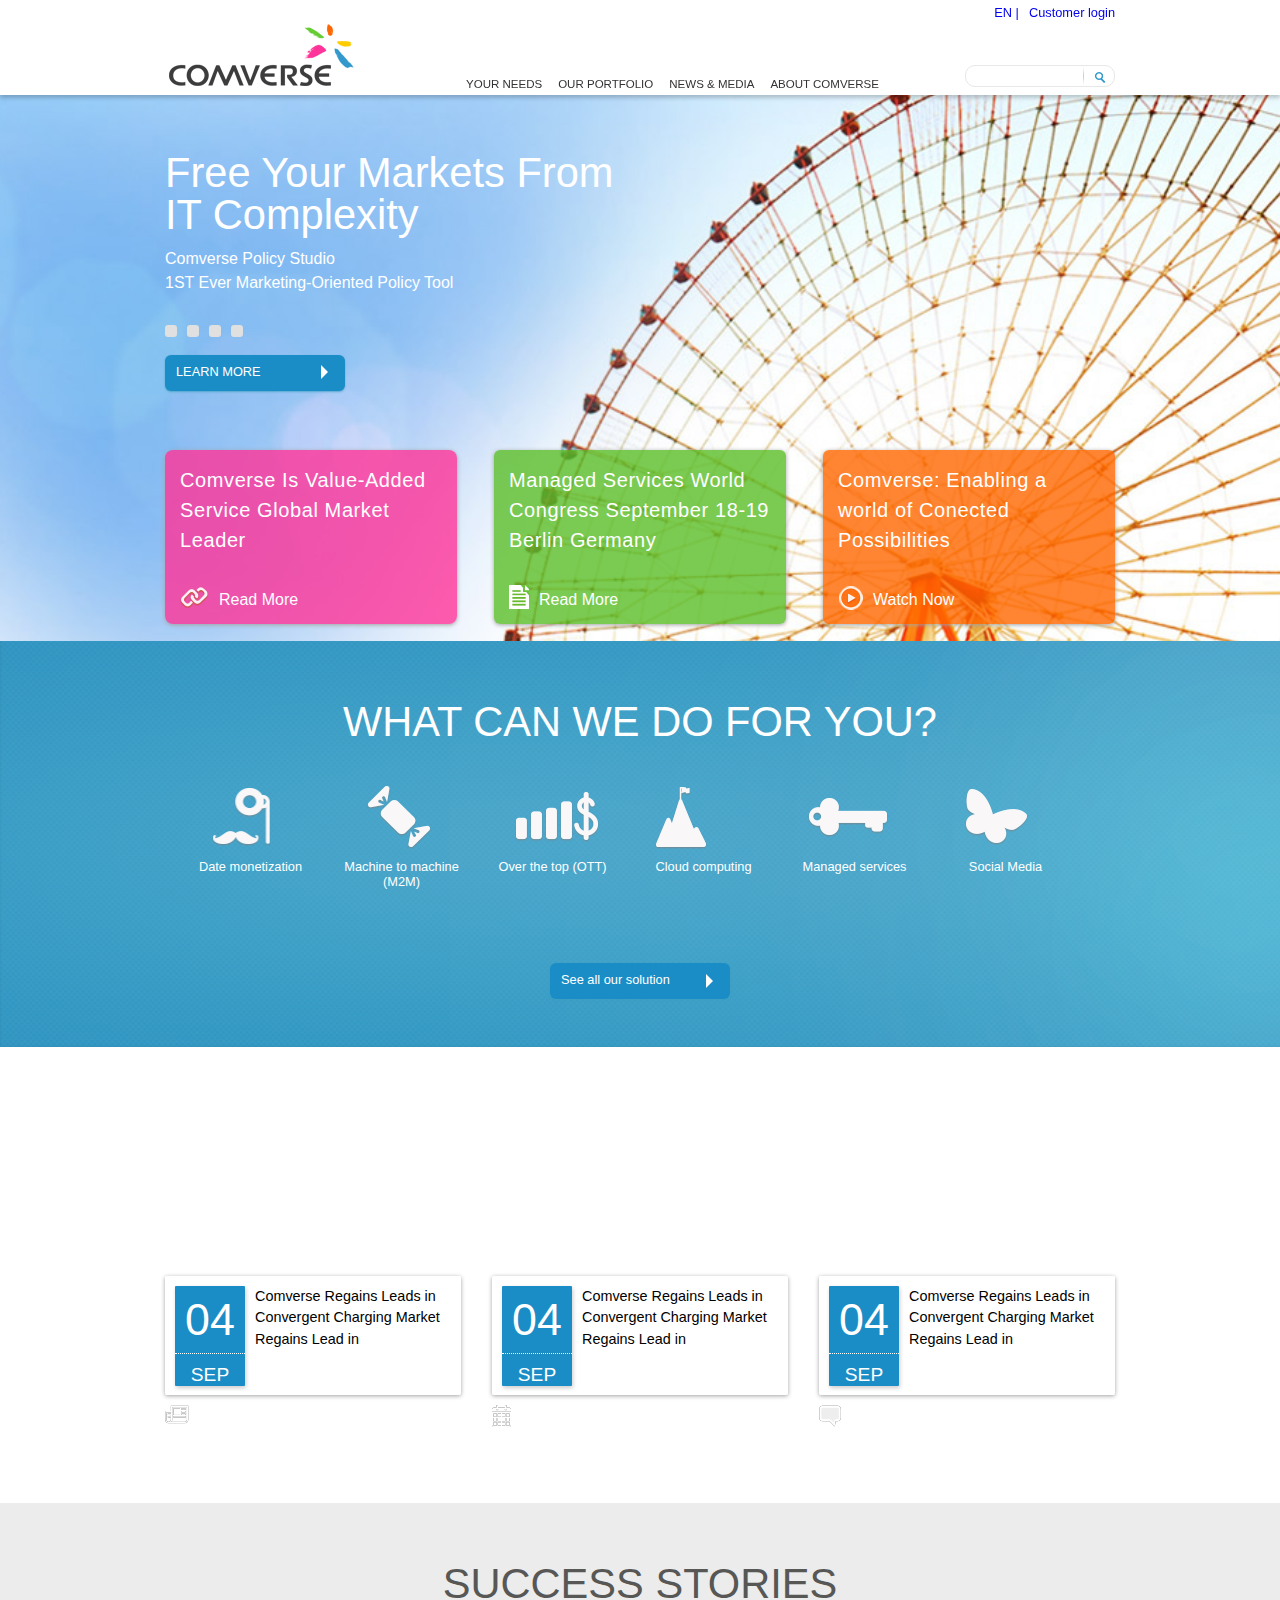
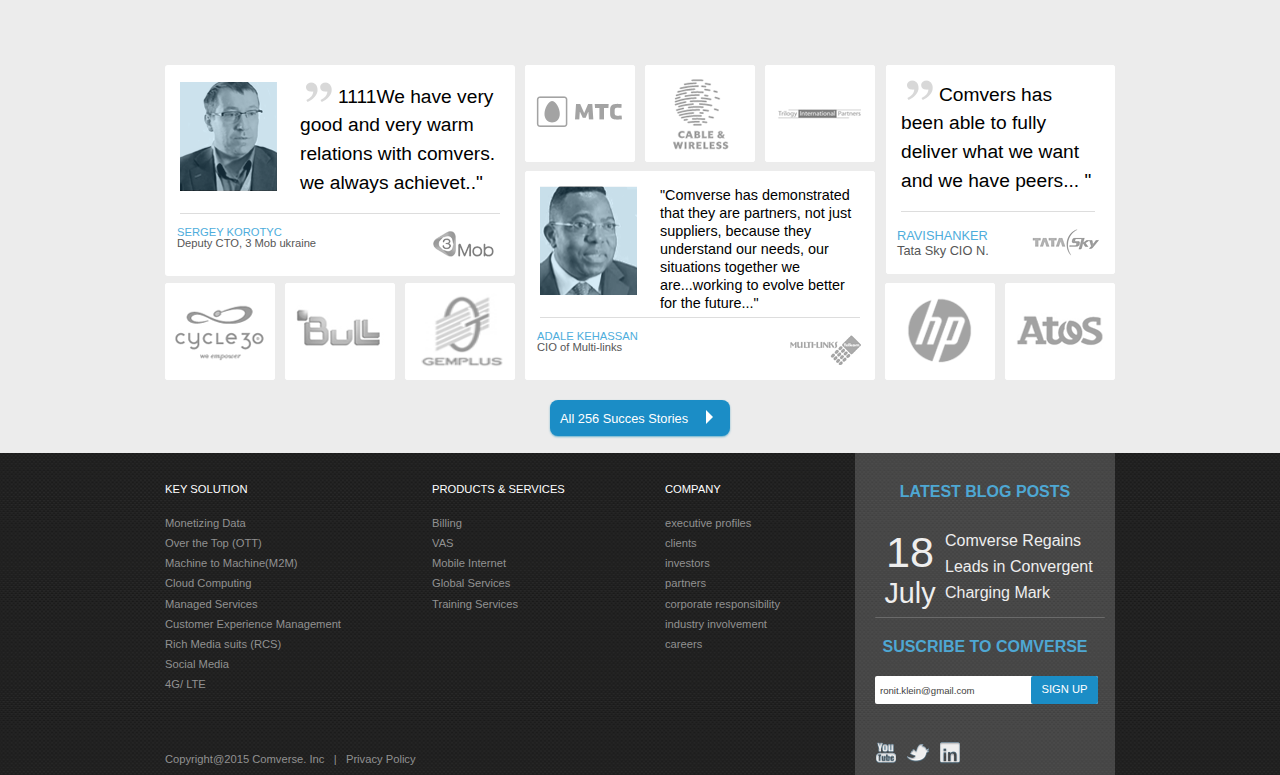
<file: index.html>
<!DOCTYPE html>

<html lang="eng">

	<head>

		<meta charset="UTF-8">
		<title>comverse</title>
		<link rel="stylesheet" href="css/main.css">

	</head>
	<body class="clearfix">
		<header>
			<div class="wrapper_header">

				<a href="#">
					<img src="image/comverse_logo.png" alt="logo" width="193"
				    height="76">
				</a>
				<a class="login" href="#">Customer login</a>

				<ul class="langauge">
					<li><a href="#">EN |</a></li>
						 <!--<li><a href="#">HEB</a></li>-->
				</ul>
					

				<nav>

					<ul class="nav">
						<li><a href="#">YOUR NEEDS</a>
							<ul >
							    <li><a href="#"><h5>Digital Services Enablement</h5></a></li>
							    <li><a href="#"><h5>Revenue & Customer Management</h5></a></li>
						      	<li><a href="#"><h5>Communication BSS Solutions</h5></a></li>
						      	<li><a href="#"><h5>Managed Services</h5></a></li>
						   		<li><a href="#">
						      		<img src="image/Megamenu_Your_Needs_eBook.jpg" width="300" height="196" alt="Megamenu_Your_Needs_eBook"></a>
						      		<img src="image/line_divider_video.png" width="1" height="185" alt="line_divider_video"></li>
						    </ul>

						</li>
						<li><a href="#">OUR PORTFOLIO</a>
							<ul>
						      <li><a href="#"><h5>Comverse Digital Services</h5></a></li>
						      <li><a href="#">Comverse Traditional VAS (TVAS)</a></li>
						      <li><a href="#">Comverse Evolved Communication Suite(ECS)</a></li>
						      <li><a href="#">Comverse Unified Communications (UC)</a></li>

						      <li><a href="#"><h5>Comverse Kenan FX – On-Premise Solution</h5></a></li>
						      <li><a href="#">Comverse Kenan CX – Private Cloud Billing</a></li>
						      <li><a href="#">Comverse Kenan AX – Agile SaaS</a></li>
						      <li><a href="#">Comverse Communications BSS Solutions</a></li>
 
						      <li><a href="#"><h5>Comverse ONE Converged Billing</h5></a></li>
						      <li><a href="#">Comverse Postpaid</a></li>
  						      <li><a href="#">Comverse Managed Services</a></li>
  						      <li><a href="#">Comverse SaaS Solution</a></li>


						      <li><a href="#"><h5>Comverse Managed Operations<h5></a></li> 
  						      <li><a href="#">Comverse Managed Transformation</a></li>
 

    						  <li><a href="#">
						      		<img src="image//megamenu_digital_lifestyle.jpg" width="300" height="196" alt="megamenu_digital_lifestyle"></a>
						      		<img src="image/line_divider_video.png" width="1" height="185" alt="line_divider_video"></li>
						    </ul>

						</li>

						<li><a href="#">NEWS & MEDIA</a>
							<ul>
							    <li><a href="#">Press Releases</a></li>
							    <li><a href="#">In the News</a></li>
						      	<li><a href="#">Success Stories</a></li>
						      	<li><a href="#">Awards</a></li>
						      	<li><a href="#">Multimedia & Webinars</a></li>
					      		<li><a href="#">Newsletter</a></li>
						      	<li><a href="#">Articles and Papers</a></li>
						   		<li><a href="#">
						      	<img src="image/Megamenu_News_and_media.jpg" width="300" height="196" alt="Megamenu_News_and_media"></a>
						      	<img src="image/line_divider_video.png" width="1" height="185" alt="line_divider_video"></li>
						    </ul>
						</li>
						<li><a href="#">ABOUT COMVERSE</a>
							<ul>
							    <li><a href="#">Overview</a></li>
							    <li><a href="#">Management</a></li>
						      	<li><a href="#">Careers</a></li>
						      	<li><a href="#">Partners</a></li>
						      	<li><a href="#">Customers</a></li>
						        <li><a href="#">Partners</a></li>
				 				<li><a href="#">Values & Corporate Responsibility</a></li>
				 				<li><a href="#">Industry Involvemen</a></li>
						   		<li><a href="#">
						      		<img src="image/Megamenu_About_Comverse_by_the_numbers.jpg" width="300" height="196" alt="MMegamenu_About_Comverse_by_the_numbers"></a>
						      		<img src="image/line_divider_video.png" width="1" height="185" alt="line_divider_video"></li>
						    </ul>
						</li>
					</ul>
				</nav>

				<form action="#" method="GET">
		            <fieldset class="search_wrapper">
		                <input type="text" id="search" name="s" value="" />
		                <img src="image/search_line_devider.png">
		        		<input type="submit" class="btn_search" value=""/>
		           </fieldset>
	       		 </form>
			</div>	
		</header>

		<main>

			<article>

				<div class="wrapper_slide">

					<h1><span>Free</span> Your Markets From<br>IT <span>Complexity<span></h1>
					<p>Comverse Policy Studio<br>1ST Ever Marketing-Oriented Policy Tool</p>


					<div class="slide">
						<a href="#"></a>
						<a href="#"></a>
						<a href="#"></a>
						<a href="#"></a>
					</div>

					<a href="#" class="btn-blue">LEARN MORE
       			    	 <div class="trianlgle"></div>
         			</a>

					


					<div class="box_pink"> 
	            		<h2>Comverse Is Value-Added Service Global Market Leader</h2>
	           			 <p><img src="image/readmore1_icon.png" width=""height="" alt="readmore1_icon"><a href="#">Read More</a></p>
       				</div>

       				<div class="box_green"> 
	            		<h2>Managed Services World Congress September 18-19 Berlin Germany</h2>
	           			 <p><img src="image/readmore2_icon.png" width=""height="" alt="readmore icon"><a href="#">Read More</a></p>
       				</div>

       				<div class="box_orange"> 
	            		<h2>Comverse: Enabling a world of Conected Possibilities</h2>
	           			 <p><img src="image/watch_icon.png" width=""height="" alt="watch_icon"><a href="#">Watch Now</a></p>
       				</div>

				</div>	

			</article>

			<section class="solutions">
				<div class="wrapper_solutions">
					<h1>WHAT CAN WE DO FOR YOU?</h1>

					<ul class="service">
						<li>
			                <figure>
			                    <img src="image/solution_icon_biz-analitics.png" alt="Date" width="143" height="63">
			                </figure>   
			                <a href="#"><p>Date monetization</p></a>
						</li>
						<li>
			                <figure>
			                    <img src="image/solution_icon_diti-cx.png" alt="Date" width="135" height="63">
			                </figure>   
			                <a href="#"><p>Machine to machine (M2M)</p></a>
						</li>

						<li>
			                <figure>
			                    <img src="image/solution_icon_smart-money.png" alt="Date" width="142" height="63">
			                </figure> 	
							<a href="#"><p>Over the top (OTT)</p></a>
						</li>

						<li>
			                <figure>
			                    <img src="image/solution_icon_optimize-efficnt.png" alt="Date" width="131" height="63">
							</figure>	
							<a href="#"><p>Cloud computing</p></a>
						</li>

						<li>
			                <figure>
			                    <img src="image/solution_icon_personal.png" alt="Date" width="151" height="63">
			                </figure> 
							<a href="#"><p>Managed services</p></a>
						</li>

						<li>
			                <figure>
			                    <img src="image/solution_icon_biz-transform.png" alt="Date" width="128" height="63">
			                </figure> 	
							<a href="#"><p>Social Media</p></a>
						</li>

					</ul>	

					<a href="#" class="btn-blue">See all our solution
       			    	<div class="trianlgle"></div>
         			</a>

				</div>
				
			</section>

			<section class="events">

				<div class="wrapper_events">

					<h1>WHAT HAPPENING AT COMVERSE?</h1>

					<ul class="events_list">

			            <li>
			            	<h2>NEWS</h2>
			                <a href="#">
				                <div class="wrapper_date">
				                    <div class="date">
				                        <p>04</p>
				                        <p>SEP</p>
				                    </div>   
				                    <p class="details">Comverse Regains Leads in Convergent Charging Market Regains Lead in
				                    </p>
				                </div>
			                	<div class="news_img">
			                 		<img src="image/eventListIconNews.png" width="24" height="19" alt="news icon">
			                		 <p class="event_text">All News</p>
			                	</div>
			                </a>
			            </li>

			            <li>
			            	<h2>EVENTS</h2>
			                <a href="#">
				                <div class="wrapper_date">
				                    <div class="date">
				                        <p>04</p>
				                        <p>SEP</p>
				                    </div>   
				                    <p class="details">Comverse Regains Leads in Convergent Charging Market Regains Lead in
				                    </p>
				                </div>
			                <div class="event_img">
			                	<img src="image/eventListIconEvents.png" width="19" height="22" alt="news icon"> 
			                 	<p class="event_text">All Events</p>
			              </div>
			             </a>
			            </li>

			            <li>
			            	<h2>PRESS RELEASES</h2>
			                <a href="#">
				                <div class="wrapper_date">
				                    <div class="date">
				                        <p>04</p>
				                        <p>SEP</p>
				                    </div>   
				                    <p class="details">Comverse Regains Leads in Convergent Charging Market Regains Lead in
				                    </p>
				                </div>
			                <div class="press_img">
			                	<img src="image/eventListIconPress.png" width="22" height="22" alt="news icon">
			               		<p href="#" class="event_text">Press Releases</p>
			              </div>
			             </a> 
			            </li>
			        </ul>

			</section>

		</main>

		<aside>
	
				<h1>SUCCESS STORIES</h1>

				<div class="wrapper_success">

					<div class="first">

					<ul class="success_list">


						<li class="success_story">
							<a href="#">
				                <figure>
				                    <img src="image/sergey.png" alt="Sergey" width="97" height="109" >
				                    <blockquote>
				                        <h3>We have very good and very warm relations with comvers. we always achievet.."
				                        </h3>
				                    </blockquote>
				                </figure>
				                <figcaption>
				                        <cite>SERGEY KOROTYC</cite>
				                        <p>Deputy CTO, 3 Mob ukraine</p>
				                </figcaption>
				                <img src="image/mob_logo.png" alt="Mob logo" width="76" height="55">
				            </a>
			            </li>


						<li>
							<a href="#">
								<figure class="success_logo1">
		         				   <img src="image/mtc_logo.png" alt="mtc_logo" width="89" height="75" >
		      					</figure>
	      					</a>
						</li>

						<li>
							<a href="#">
								<figure class="success_logo2">
		         				   <img src="image/cable_logo.png" alt="cable_logo" width="89" height="75" >
		      					</figure>
		      				</a>	
						</li>

						<li>
							<a href="#">
								<figure class="success_logo">
		         				   <img src="image/trilogy_logo.png" alt="trilogy_logo" width="89" height="75" >
		      					</figure>
		      				</a>
						</li>


						<li class="success_story2">
							<a href="#">
				                <figure>
				                    <blockquote>
				                        <h3>Comvers has been able to fully 
										deliver what we want and we have peers... "
				                        </h3>
				                    </blockquote>
				                </figure>
				                <figcaption>
				                        <cite>RAVISHANKER</cite>
				                        <p>Tata Sky CIO N.</p>
				                </figcaption>
				                <img src="image/tata_logo.png" alt="tata_logo" width="76" height="55">
				            </a>
	           			</li>


						<li>
							<a href="#">
								<figure class="success_logo">
		         				   <img src="image/cycle_logo.png" alt="cycle_logo" width="89" height="75" >
		      					</figure>
		      				</a>
						</li>

						<li>
							<a href="#">
								<figure class="success_logo">
		         				   <img src="image/bull_logo.png" alt="bull_logo" width="89" height="75" >
		      					</figure>
		      				</a>
						</li>

						<li>
							<a href="#">
								<figure class="success_logo">
		         				   <img src="image/gemplus_icon.png" alt="gemplus_icon" width="89" height="75" >
		      					</figure>
		      				</a>
						</li>

						<li class="success_story3">
							<a href="#">
				                <figure>
				                    <img src="image/adel.png" alt="Sergey" width="97" height="109" >
				                    <blockquote>
				                        <p>"Comverse has demonstrated that they are partners, not just suppliers, because they understand our needs, our situations together we are...working to evolve better for the future..."
				                        </p>
				                    </blockquote>
				                </figure>
				                <figcaption>
				                        <cite>ADALE KEHASSAN</cite>
				                        <p>CIO of Multi-links</p>
				                </figcaption>
				                <img src="image/multi_logo.png" alt="multi logo" width="76" height="55">
				            </a>
			            </li>

			            
				
						<li>
							<a href="#">
								<figure class="success_logo">
		         				   <img src="image/hp_logo.png" alt="hp_logo" width="89" height="75" >
		      					</figure>
	      					</a>
						</li>

						<li>
							<a href="#">
								<figure class="success_logo">
		         				   <img src="image/atos_logo.png" alt="atos_logo" width="89" height="75" >
		      					</figure>
		      				</a>
						</li>
					
					</ul>

				</div>
				<div class="sec">

					<ul class="success_list">


						<li class="success_story">
							<a href="#">
				                <figure>
				                    <img src="image/sergey.png" alt="Sergey" width="97" height="109" >
				                    <blockquote>
				                        <h3>1111We have very good and very warm relations with comvers. we always achievet.."
				                        </h3>
				                    </blockquote>
				                </figure>
				                <figcaption>
				                        <cite>SERGEY KOROTYC</cite>
				                        <p>Deputy CTO, 3 Mob ukraine</p>
				                </figcaption>
				                <img src="image/mob_logo.png" alt="Mob logo" width="76" height="55">
				            </a>
			            </li>


						<li>
							<a href="#">
								<figure class="success_logo1">
		         				   <img src="image/mtc_logo.png" alt="mtc_logo" width="89" height="75" >
		      					</figure>
	      					</a>
						</li>

						<li>
							<a href="#">
								<figure class="success_logo2">
		         				   <img src="image/cable_logo.png" alt="cable_logo" width="89" height="75" >
		      					</figure>
		      				</a>	
						</li>

						<li>
							<a href="#">
								<figure class="success_logo">
		         				   <img src="image/trilogy_logo.png" alt="trilogy_logo" width="89" height="75" >
		      					</figure>
		      				</a>
						</li>


						<li class="success_story2">
							<a href="#">
				                <figure>
				                    <blockquote>
				                        <h3>Comvers has been able to fully 
										deliver what we want and we have peers... "
				                        </h3>
				                    </blockquote>
				                </figure>
				                <figcaption>
				                        <cite>RAVISHANKER</cite>
				                        <p>Tata Sky CIO N.</p>
				                </figcaption>
				                <img src="image/tata_logo.png" alt="tata_logo" width="76" height="55">
				            </a>
	           			</li>


						<li>
							<a href="#">
								<figure class="success_logo">
		         				   <img src="image/cycle_logo.png" alt="cycle_logo" width="89" height="75" >
		      					</figure>
		      				</a>
						</li>

						<li>
							<a href="#">
								<figure class="success_logo">
		         				   <img src="image/bull_logo.png" alt="bull_logo" width="89" height="75" >
		      					</figure>
		      				</a>
						</li>

						<li>
							<a href="#">
								<figure class="success_logo">
		         				   <img src="image/gemplus_icon.png" alt="gemplus_icon" width="89" height="75" >
		      					</figure>
		      				</a>
						</li>

						<li class="success_story3">
							<a href="#">
				                <figure>
				                    <img src="image/adel.png" alt="Sergey" width="97" height="109" >
				                    <blockquote>
				                        <p>"Comverse has demonstrated that they are partners, not just suppliers, because they understand our needs, our situations together we are...working to evolve better for the future..."
				                        </p>
				                    </blockquote>
				                </figure>
				                <figcaption>
				                        <cite>ADALE KEHASSAN</cite>
				                        <p>CIO of Multi-links</p>
				                </figcaption>
				                <img src="image/multi_logo.png" alt="multi logo" width="76" height="55">
				            </a>
			            </li>

			            
				
						<li>
							<a href="#">
								<figure class="success_logo">
		         				   <img src="image/hp_logo.png" alt="hp_logo" width="89" height="75" >
		      					</figure>
	      					</a>
						</li>

						<li>
							<a href="#">
								<figure class="success_logo">
		         				   <img src="image/atos_logo.png" alt="atos_logo" width="89" height="75" >
		      					</figure>
		      				</a>
						</li>
					
					</ul>

				</div>
				
				<a href="#" class="btn-blue">All 256 Succes Stories
				    	 <div class="trianlgle"></div>
 				</a>

		</aside>

		<footer>

			<div class="wrapper_footer">

				<nav class="footer_nav">

					<h4>KEY SOLUTION</h4>

					<ul class="key">
						<li><a href="#">Monetizing Data</a></li>
						<li><a href="#">Over the Top (OTT)</a></li>
						<li><a href="#">Machine to Machine(M2M)</a></li>
						<li><a href="#">Cloud Computing</a></li>
						<li><a href="#">Managed Services</a></li>
						<li><a href="#">Customer Experience Management</a></li>
						<li><a href="#">Rich Media suits (RCS)</a></li>
						<li><a href="#">Social Media</a></li>
						<li><a href="#">4G/ LTE</a></li>

					</ul>

					<h4>PRODUCTS & SERVICES</h4>

					<ul class="products">
						<li><a href="#">Billing</a></li>
						<li><a href="#">VAS</a></li>
						<li><a href="#">Mobile Internet</a></li>
						<li><a href="#">Global Services</a></li>
						<li><a href="#">Training Services</a></li>
					</ul>

					<h4>COMPANY</h4>

					<ul class="company">
						<li><a href="#">executive profiles</a></li>
						<li><a href="#">clients</a></li>
						<li><a href="#">investors</a></li>
						<li><a href="#">partners</a></li>
						<li><a href="#">corporate responsibility</a></li>
						<li><a href="#">industry involvement</a></li>
						<li><a href="#">careers</a></li>
					</ul>

				</nav>

				<aside class="contact">

					<h3>LATEST BLOG POSTS</h3>

					<div class="blog">
					    <div class="date_blog">
				           <p>18</p>
				           <p>July</p>
				        </div>   
	                  	<p class="details_blog">Comverse Regains Leads in Convergent Charging Mark
	                    </p>
				    </div>   


					<h3>SUSCRIBE TO COMVERSE</h3>

					<form action="#" method="GET">
	           			 <fieldset class="signup_wrapper">
	                <input type="text" id="signup" name="s" value="ronit.klein@gmail.com"/>
	                <input type="submit" class="btn_signup" value="SIGN UP" />
	          			 </fieldset>
	      			</form>

					<ul class="social_icons">
						<li>
							<a href="#"><img src="image/socialMenuIcon-youtube.png" alt="YouTube" width="22" height="22"></a>
						</li>

						<li>
							<a href="#"><img src="image/socialMenuIcon-twitter.png" alt="Twitter" width="22" height="22"></a>
						</li>

						<li>
							<a href="#"><img src="image/socialMenuIcon-linkdin.png" alt="Linkdin" width="22" height="22"></a>
						</li>
					</ul>

				</aside>

				<p>Copyright@2015 Comverse. Inc  &nbsp | &nbsp <a href="#">Privacy Policy</a></p>

			</div>		

		</footer>
		
 	</body>

</html>
</file>
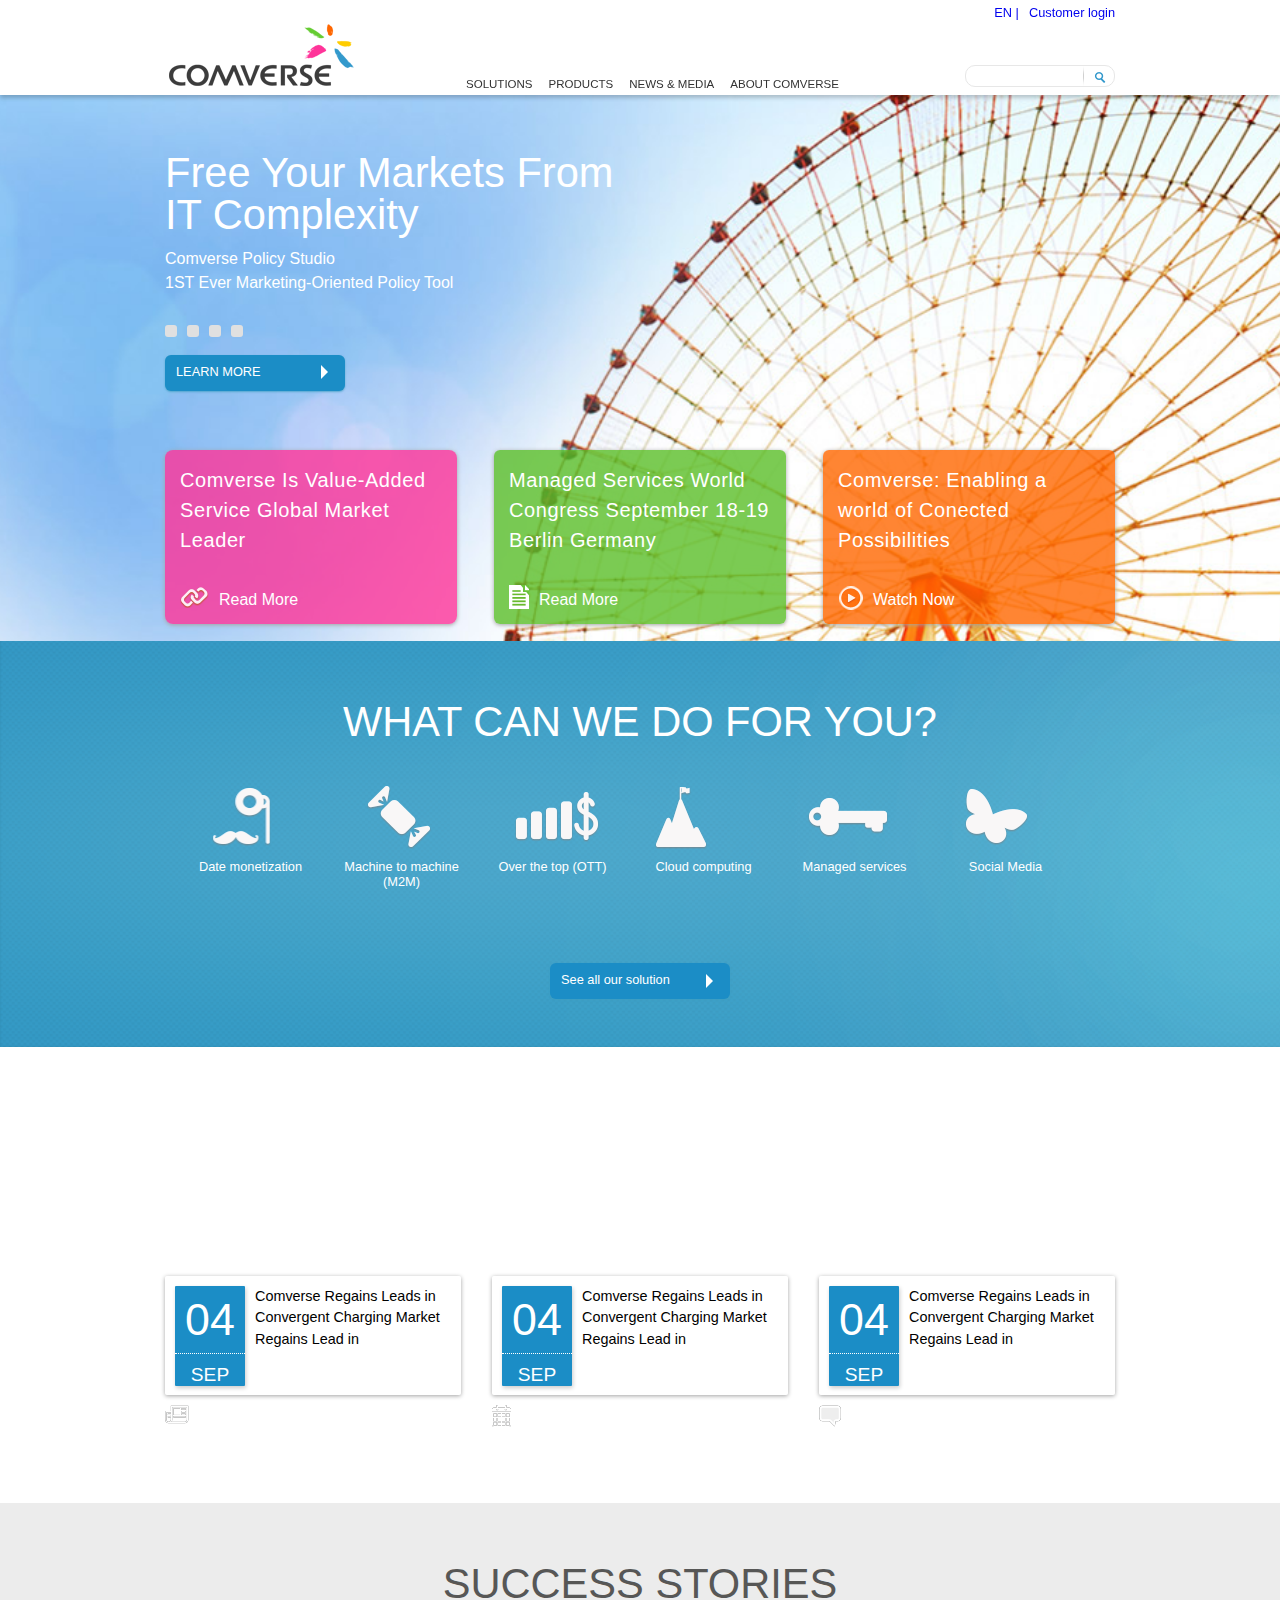
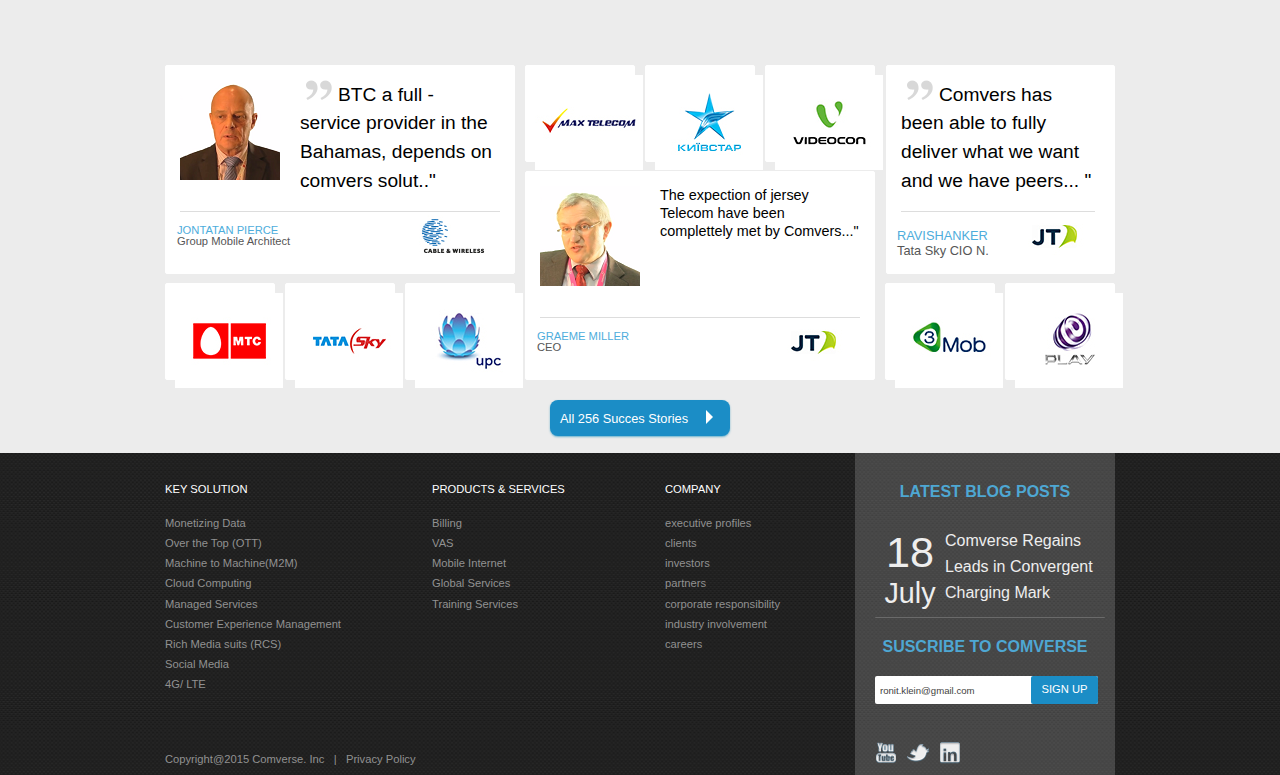
<file: basic_html.html>
<!DOCTYPE html>

<html lang="eng">

	<head>

		<meta charset="UTF-8">
		<title>comverse</title>
		<meta name="viewport" width="device-width">
		<link rel="stylesheet" href="css/main.css">

	</head>
	<body class="clearfix">
		<header>
			<div class="wrapper_header">

				<a href="#">
					<img src="image/comverse_logo.png" alt="logo" width="193"
				    height="76">
				</a>
				<a class="login" href="#">Customer login</a>

				<ul class="langauge">
					<li><a href="#">EN |</a></li>
						 <!--<li><a href="#">HEB</a></li>-->
				</ul>
					

				<nav>

					<ul class="nav">

						<li><a href="#">SOLUTIONS</a>
							<ul>
								<li>
									<ul class="left_col">
									    <li><a href="#"><h5>Digital Services Enablement</h5></a></li>
									    <li><a href="#"><h5>Revenue & Customer Management</h5></a></li>
									</ul>
									<ul class="right_col">
								      	<li><a href="#"><h5>Communication BSS Solutions</h5></a></li>
								      	<li><a href="#"><h5>Managed Services</h5></a></li>
								    </ul>
								    <ul>
								   		<li>
								      		<a href="#">
								      			<img src="image/Megamenu_Your_Needs_eBook.jpg" width="300" height="196" alt="Megamenu_Your_Needs_eBook">
								      		</a>
								      		<img src="image/line_divider_video.png" width="1" height="185" alt="line_divider_video">
								      	</li>
								    </ul>
							   </li>
							</ul>
						</li>

						<li><a href="#">PRODUCTS</a>
							<ul>
								<li>
									<ul class="left_col">
								      	<li><a href="#"><h5>Comverse Digital Services</h5></a></li>
								      	<li><a href="#">Comverse Traditional VAS (TVAS)</a></li>
								      	<li><a href="#">Comverse Evolved Communication Suite(ECS)</a></li>
								      	<li><a href="#">Comverse Unified Communications (UC)</a></li>
									    <li><a href="#"><h5 class="h5_second">Comverse Kenan FX – On-Premise Solution</h5></a></li>
									    <li><a href="#">Comverse Kenan CX – Private Cloud Billing</a></li>
									    <li><a href="#">Comverse Kenan AX – Agile SaaS</a></li>
									    <li><a href="#">Comverse Communications BSS Solutions</a></li>
									</ul>
		 							<ul class="right_col">
								       <li><a href="#"><h5>Comverse ONE Converged Billing</h5></a></li>
								       <li><a href="#">Comverse Postpaid</a></li>
		  						       <li><a href="#">Comverse Managed Services</a></li>
		  						       <li><a href="#">Comverse SaaS Solution</a></li>
								       <li><a href="#"><h5 class="h5_second">Comverse Managed Operations</h5></a></li>
								       <li><a href="#">Comverse Managed Transformation</a></li>
   								       <li><a href="#">Comverse Managed Transformation</a></li>
   								       <li><a href="#">Comverse SaaS Solution</a></li>
									</ul>
		    						 <ul>
		    						 	<li>
		    						  		<a href="#">
								      			<img src="image//megamenu_digital_lifestyle.jpg" width="300" height="196" alt="megamenu_digital_lifestyle">
								      		</a>
								      		<img src="image/line_divider_video.png" width="1" height="185" alt="line_divider_video">
								      	</li>
									</ul>

							    </li>
						    </ul>
						</li>



						<li><a href="#">NEWS & MEDIA</a>
							<ul>
								<li>
									<ul class="left_col">
									    <li><a href="#">Press Releases</a></li>
									    <li><a href="#">Events</a></li>
									    <li><a href="#">In the News</a></li>
								      	<li><a href="#">Success Stories</a></li>
								    </ul>
								    <ul class="right_col">
								      	<li><a href="#">Awards</a></li>
								      	<li><a href="#">Multimedia & Webinars</a></li>
							      		<li><a href="#">Newsletter</a></li>
								      	<li><a href="#">Articles and Papers</a></li>
								    </ul>
								    <ul >
								   		<li>
								   			<a href="#">
								      			<img src="image/Megamenu_News_and_media.jpg" width="300" height="196" alt="Megamenu_News_and_media">
								      			</a>
								      		<img src="image/line_divider_video.png" width="1" height="185" alt="line_divider_video">
								        </li>
								    </ul>
								</li>
						    </ul>
						</li>
						<li><a href="#">ABOUT COMVERSE</a>
							<ul>
								<li>
									<ul class="left_col">
									    <li><a href="#">Overview</a></li>
									    <li><a href="#">Management</a></li>
									    <li><a href="#">Investors</a></li>
									    <li><a href="#">Contact Us</a></li>
								      	<li><a href="#">Careers</a></li>
								    </ul>
								    <ul class="right_col">
								      	<li><a href="#">Partners</a></li>
								      	<li><a href="#">Customers</a></li>
								        <li><a href="#">Partners</a></li>
						 				<li><a href="#">Values & Corporate Responsibility</a></li>
						 				<li><a href="#">Industry Involvemen</a></li>
						 			</ul>
						 			<ul>
								   		<li><a href="#">
								      		<img src="image/Megamenu_About_Comverse_by_the_numbers.jpg" width="300" height="196" alt="MMegamenu_About_Comverse_by_the_numbers"></a>
								      		<img src="image/line_divider_video.png" width="1" height="185" alt="line_divider_video">
								      	</li>
								    </ul>
								</li>
						    </ul>
						</li>	


					</ul>
				</nav>

				<form action="#" method="GET">
		            <fieldset class="search_wrapper">
		                <input type="text" id="search" name="s" value="" />
		                <img src="image/search_line_devider.png">
		        		<input type="submit" class="btn_search" value=""/>
		           </fieldset>
	       		 </form>
			</div>	
		</header>

		<main>

			<article>

				<div class="wrapper_slide">

					<h1><span>Free</span> Your Markets From<br>IT <span>Complexity<span></h1>
					<p>Comverse Policy Studio<br>1ST Ever Marketing-Oriented Policy Tool</p>


					<div class="slide">
						<a href="#"></a>
						<a href="#"></a>
						<a href="#"></a>
						<a href="#"></a>
					</div>

					<a href="#" class="btn-blue">LEARN MORE
       			    	 <div class="trianlgle"></div>
         			</a>

					


					<div class="box_pink"> 
	            		<h2>Comverse Is Value-Added Service Global Market Leader</h2>
	           			 <p><img src="image/readmore1_icon.png" width=""height="" alt="readmore1_icon"><a href="#">Read More</a></p>
       				</div>

       				<div class="box_green"> 
	            		<h2>Managed Services World Congress September 18-19 Berlin Germany</h2>
	           			 <p><img src="image/readmore2_icon.png" width=""height="" alt="readmore icon"><a href="#">Read More</a></p>
       				</div>

       				<div class="box_orange"> 
	            		<h2>Comverse: Enabling a world of Conected Possibilities</h2>
	           			 <p><img src="image/watch_icon.png" width=""height="" alt="watch_icon"><a href="#">Watch Now</a></p>
       				</div>

				</div>	

			</article>

			<section class="solutions">
				<div class="wrapper_solutions">
					<h1>WHAT CAN WE DO FOR YOU?</h1>

					<ul class="service">
						<li>
			                <figure>
			                    <img src="image/solution_icon_biz-analitics.png" alt="Date" width="143" height="63">
			                </figure>   
			                <a href="#"><p>Date monetization</p></a>
						</li>
						<li>
			                <figure>
			                    <img src="image/solution_icon_diti-cx.png" alt="Date" width="135" height="63">
			                </figure>   
			                <a href="#"><p>Machine to machine (M2M)</p></a>
						</li>

						<li>
			                <figure>
			                    <img src="image/solution_icon_smart-money.png" alt="Date" width="142" height="63">
			                </figure> 	
							<a href="#"><p>Over the top (OTT)</p></a>
						</li>

						<li>
			                <figure>
			                    <img src="image/solution_icon_optimize-efficnt.png" alt="Date" width="131" height="63">
							</figure>	
							<a href="#"><p>Cloud computing</p></a>
						</li>

						<li>
			                <figure>
			                    <img src="image/solution_icon_personal.png" alt="Date" width="151" height="63">
			                </figure> 
							<a href="#"><p>Managed services</p></a>
						</li>

						<li>
			                <figure>
			                    <img src="image/solution_icon_biz-transform.png" alt="Date" width="128" height="63">
			                </figure> 	
							<a href="#"><p>Social Media</p></a>
						</li>

					</ul>	

					<a href="#" class="btn-blue">See all our solution
       			    	<div class="trianlgle"></div>
         			</a>

				</div>
				
			</section>

			<section class="events">

				<div class="wrapper_events">

					<h1>WHAT HAPPENING AT COMVERSE?</h1>

					<ul class="events_list">

			            <li>
			            	<h2>NEWS</h2>
			                <a href="#">
				                <div class="wrapper_date">
				                    <div class="date">
				                        <p>04</p>
				                        <p>SEP</p>
				                    </div>   
				                    <p class="details">Comverse Regains Leads in Convergent Charging Market Regains Lead in
				                    </p>
				                </div>
			                	<div class="news_img">
			                 		<img src="image/eventListIconNews.png" width="24" height="19" alt="news icon">
			                		 <p class="event_text">All News</p>
			                	</div>
			                </a>
			            </li>

			            <li>
			            	<h2>EVENTS</h2>
			                <a href="#">
				                <div class="wrapper_date">
				                    <div class="date">
				                        <p>04</p>
				                        <p>SEP</p>
				                    </div>   
				                    <p class="details">Comverse Regains Leads in Convergent Charging Market Regains Lead in
				                    </p>
				                </div>
			                <div class="event_img">
			                	<img src="image/eventListIconEvents.png" width="19" height="22" alt="news icon"> 
			                 	<p class="event_text">All Events</p>
			              </div>
			             </a>
			            </li>

			            <li>
			            	<h2>PRESS RELEASES</h2>
			                <a href="#">
				                <div class="wrapper_date">
				                    <div class="date">
				                        <p>04</p>
				                        <p>SEP</p>
				                    </div>   
				                    <p class="details">Comverse Regains Leads in Convergent Charging Market Regains Lead in
				                    </p>
				                </div>
			                <div class="press_img">
			                	<img src="image/eventListIconPress.png" width="22" height="22" alt="news icon">
			               		<p href="#" class="event_text">Press Releases</p>
			              </div>
			             </a> 
			            </li>
			        </ul>

			</section>

		</main>

		<aside>
	
				<h1>SUCCESS STORIES</h1>

				<div class="wrapper_success">

					<div class="success_lower">

					<ul class="success_list">


						<li class="success_story">
							<a href="#">
				              
				                    <blockquote>
				                        <h3>
BTC, a full-service provider in the Bahamas, depends on Comverse solutions for real-time BSS, voice services, SMS, MMS and data management and monetization.
				                        </h3>
				                    </blockquote>
				         
				            </a>
			            </li>


						<li class="success_logo1">
							<a href="#">
								<figure >
		         				   <img src="image/logos_generic_2nd_side_cut_02_w108px_x_h95px.jpg" alt="video_logo" width="108" height="95">
		      					</figure>
	      					</a>
						</li>

						<li class="success_logo2">
							<a href="#">
								<figure >
		         				   <img src="image/logos_generic_2nd_side_cut_02_w108px_x_h95px.jpg" alt="video_logo" width="108" height="95">
		      					</figure>
		      				</a>	
						</li>

						<li class="success_logo">
							<a href="#">
								<figure >
		         				  <img src="image/logos_generic_2nd_side_cut_02_w108px_x_h95px.jpg" alt="video_logo" width="108" height="95">
		      					</figure>
		      				</a>
						</li>


						<li class="success_story2">
							<a href="#">
 				                    <blockquote>
				                        <h3>
										With Comverse system we are able to provid post paid  & prepere services on the same account"
				                        </h3>
				                    </blockquote>
				                
				            </a>
	           			</li>


						<li class="success_logo">
							<a href="#">
								<figure >
		         				   <img src="image/logos_generic_2nd_side_cut_02_w108px_x_h95px.jpg" alt="video_logo" width="108" height="95">
		      					</figure>
		      				</a>
						</li>

						<li class="success_logo">
							<a href="#">
								<figure>
		         				   <img src="image/logos_generic_2nd_side_cut_02_w108px_x_h95px.jpg" alt="video_logo" width="108" height="95">
		      					</figure>
		      				</a>
						</li>

						<li class="success_logo">
							<a href="#">
								<figure >
		         				   <img src="image/logos_generic_2nd_side_cut_02_w108px_x_h95px.jpg" alt="video_logo" width="108" height="95">
		      					</figure>
		      				</a>
						</li>

						<li class="success_story3">
							<a href="#">
				                    <blockquote>
				                        <h3>The expectations of JT Group, LTD. (Jersey Telecom) have been completely met by Comverse ONE BSS – and in some areas exceeded.
				                        </h3>
				                    </blockquote>
				            </a>
			            </li>

				
						<li class="success_logo">
							<a href="#">
								<figure>
		         				   <img src="image/logos_generic_2nd_side_cut_02_w108px_x_h95px.jpg" alt="video_logo" width="108" height="95">
		      					</figure>
	      					</a>
						</li>

						<li>
							<a href="#">
								<figure class="success_logo">
		         				   <img src="image/logos_generic_2nd_side_cut_02_w108px_x_h95px.jpg" alt="video_logo" width="108" height="95">
		      					</figure>
		      				</a>
						</li>
					
					</ul>

				</div>


				<div class="success_upper">

					<ul class="success_list">

						<li class="success_story">
							<a href="#">
				                <figure>
				                    <img src="image/CB-JP-face.png" alt="Sergey" width="100" height="100" >
				                    <blockquote>
				                        <h3>BTC a full -  service provider in the Bahamas, depends on comvers solut.."
				                        </h3>
				                    </blockquote>
				                </figure>
				                <figcaption>
				                        <cite>JONTATAN PIERCE</cite>
				                        <p>Group Mobile Architect</p>
				                </figcaption>
				                <img src="image/cable_wireless_w100px_X_h42px2.jpg" alt="cable_logo" width="100" height="42">
				            </a>
			            </li>


						<li class="success_logo1">
							<a href="#">
								<figure >
		         				   <img src="image/MAX_telecom_w108px_X_h95.jpg" alt="mtc_logo" width="108" height="95" >
		      					</figure>
	      					</a>
						</li>

						<li class="success_logo2">
							<a href="#">
								<figure >
		         				   <img src="image/Kyivstarw_w108px_X_h95.jpg" alt="cable_logo" width="108" height="95" >
		      					</figure>
		      				</a>	
						</li>

						<li class="success_logo">
							<a href="#">
								<figure>
		         				   <img src="image/VIDEOCON_w108px_X_h95px.jpg" alt="videocon_logo" width="108" height="95" >
		      					</figure>
		      				</a>
						</li>


						<li class="success_story2">
							<a href="#">
				                <figure>
				                    <blockquote>
				                        <h3>Comvers has been able to fully 
										deliver what we want and we have peers... "
				                        </h3>
				                    </blockquote>
				                </figure>
				                <figcaption>
				                        <cite>RAVISHANKER</cite>
				                        <p>Tata Sky CIO N.</p>
				                </figcaption>
				                <img src="image/Jersey_Telecom_w100px_X_h42px.jpg" alt="jersey_logo" width="100" height="42">
				            </a>
	           			</li>


						<li class="success_logo">
							<a href="#">
								<figure>
		         				   <img src="image/mts_w108px_X_h95px.jpg" alt="mtc_logo" width="108" height="95" >
		      					</figure>
		      				</a>
						</li>

						<li class="success_logo">
							<a href="#">
								<figure>
		         				   <img src="image/Tata_Sky_w108px_X_h95px.jpg" alt="Tatasky_logo" width="108" height="95" >
		      					</figure>
		      				</a>
						</li>

						<li class="success_logo">
							<a href="#">
								<figure>
		         				   <img src="image/upc_w108px_X_h95px.jpg" alt="upc_icon" width="108" height="95" >
		      					</figure>
		      				</a>
						</li>

						<li class="success_story3">
							<a href="#">
				                <figure>
				                    <img src="image/JT-GM-face.png" alt="Sergey" width="100" height="100" >
				                    <blockquote>
				                        <h3>The expection of jersey Telecom have been complettely met by Comvers..."
				                        </h3>
				                    </blockquote>
				                </figure>
				                <figcaption>
				                        <cite>GRAEME MILLER</cite>
				                        <p>CEO</p>
				                </figcaption>
				                <img src="image/Jersey_Telecom_w100px_X_h42px.jpg" alt="multi logo" width="100" height="42">
				            </a>
			            </li>

			            
				
						<li class="success_logo">
							<a href="#">
								<figure >
		         				   <img src="image/3mob_w108px_X_h95px.jpg" alt="mob_logo" width="108" height="95" >
		      					</figure>
	      					</a>
						</li>

						<li class="success_logo">
							<a href="#">
								<figure>
		         				   <img src="image/play_w108px_X_h95px.jpg" alt="atos_logo" width="108" height="95" >
		      					</figure>
		      				</a>
						</li>
					
					</ul>

				</div>
				
				<a href="#" class="btn-blue">All 256 Succes Stories
				    	 <div class="trianlgle"></div>
 				</a>

		</aside>

		<footer>

			<div class="wrapper_footer">

				<nav class="footer_nav">

					<h4>KEY SOLUTION</h4>

					<ul class="key">
						<li><a href="#">Monetizing Data</a></li>
						<li><a href="#">Over the Top (OTT)</a></li>
						<li><a href="#">Machine to Machine(M2M)</a></li>
						<li><a href="#">Cloud Computing</a></li>
						<li><a href="#">Managed Services</a></li>
						<li><a href="#">Customer Experience Management</a></li>
						<li><a href="#">Rich Media suits (RCS)</a></li>
						<li><a href="#">Social Media</a></li>
						<li><a href="#">4G/ LTE</a></li>

					</ul>

					<h4>PRODUCTS & SERVICES</h4>

					<ul class="products">
						<li><a href="#">Billing</a></li>
						<li><a href="#">VAS</a></li>
						<li><a href="#">Mobile Internet</a></li>
						<li><a href="#">Global Services</a></li>
						<li><a href="#">Training Services</a></li>
					</ul>

					<h4>COMPANY</h4>

					<ul class="company">
						<li><a href="#">executive profiles</a></li>
						<li><a href="#">clients</a></li>
						<li><a href="#">investors</a></li>
						<li><a href="#">partners</a></li>
						<li><a href="#">corporate responsibility</a></li>
						<li><a href="#">industry involvement</a></li>
						<li><a href="#">careers</a></li>
					</ul>

				</nav>

				<aside class="contact">

					<h3>LATEST BLOG POSTS</h3>

					<div class="blog">
					    <div class="date_blog">
				           <p>18</p>
				           <p>July</p>
				        </div>   
	                  	<p class="details_blog">Comverse Regains Leads in Convergent Charging Mark
	                    </p>
				    </div>   


					<h3>SUSCRIBE TO COMVERSE</h3>

					<form action="#" method="GET">
	           			 <fieldset class="signup_wrapper">
	                <input type="text" id="signup" name="s" value="ronit.klein@gmail.com"/>
	                <input type="submit" class="btn_signup" value="SIGN UP" />
	          			 </fieldset>
	      			</form>

					<ul class="social_icons">
						<li>
							<a href="#"><img src="image/socialMenuIcon-youtube.png" alt="YouTube" width="22" height="22"></a>
						</li>

						<li>
							<a href="#"><img src="image/socialMenuIcon-twitter.png" alt="Twitter" width="22" height="22"></a>
						</li>

						<li>
							<a href="#"><img src="image/socialMenuIcon-linkdin.png" alt="Linkdin" width="22" height="22"></a>
						</li>
					</ul>

				</aside>

				<p>Copyright@2015 Comverse. Inc  &nbsp | &nbsp <a href="#">Privacy Policy</a></p>

			</div>		

		</footer>
		
 	</body>

</html>
</file>
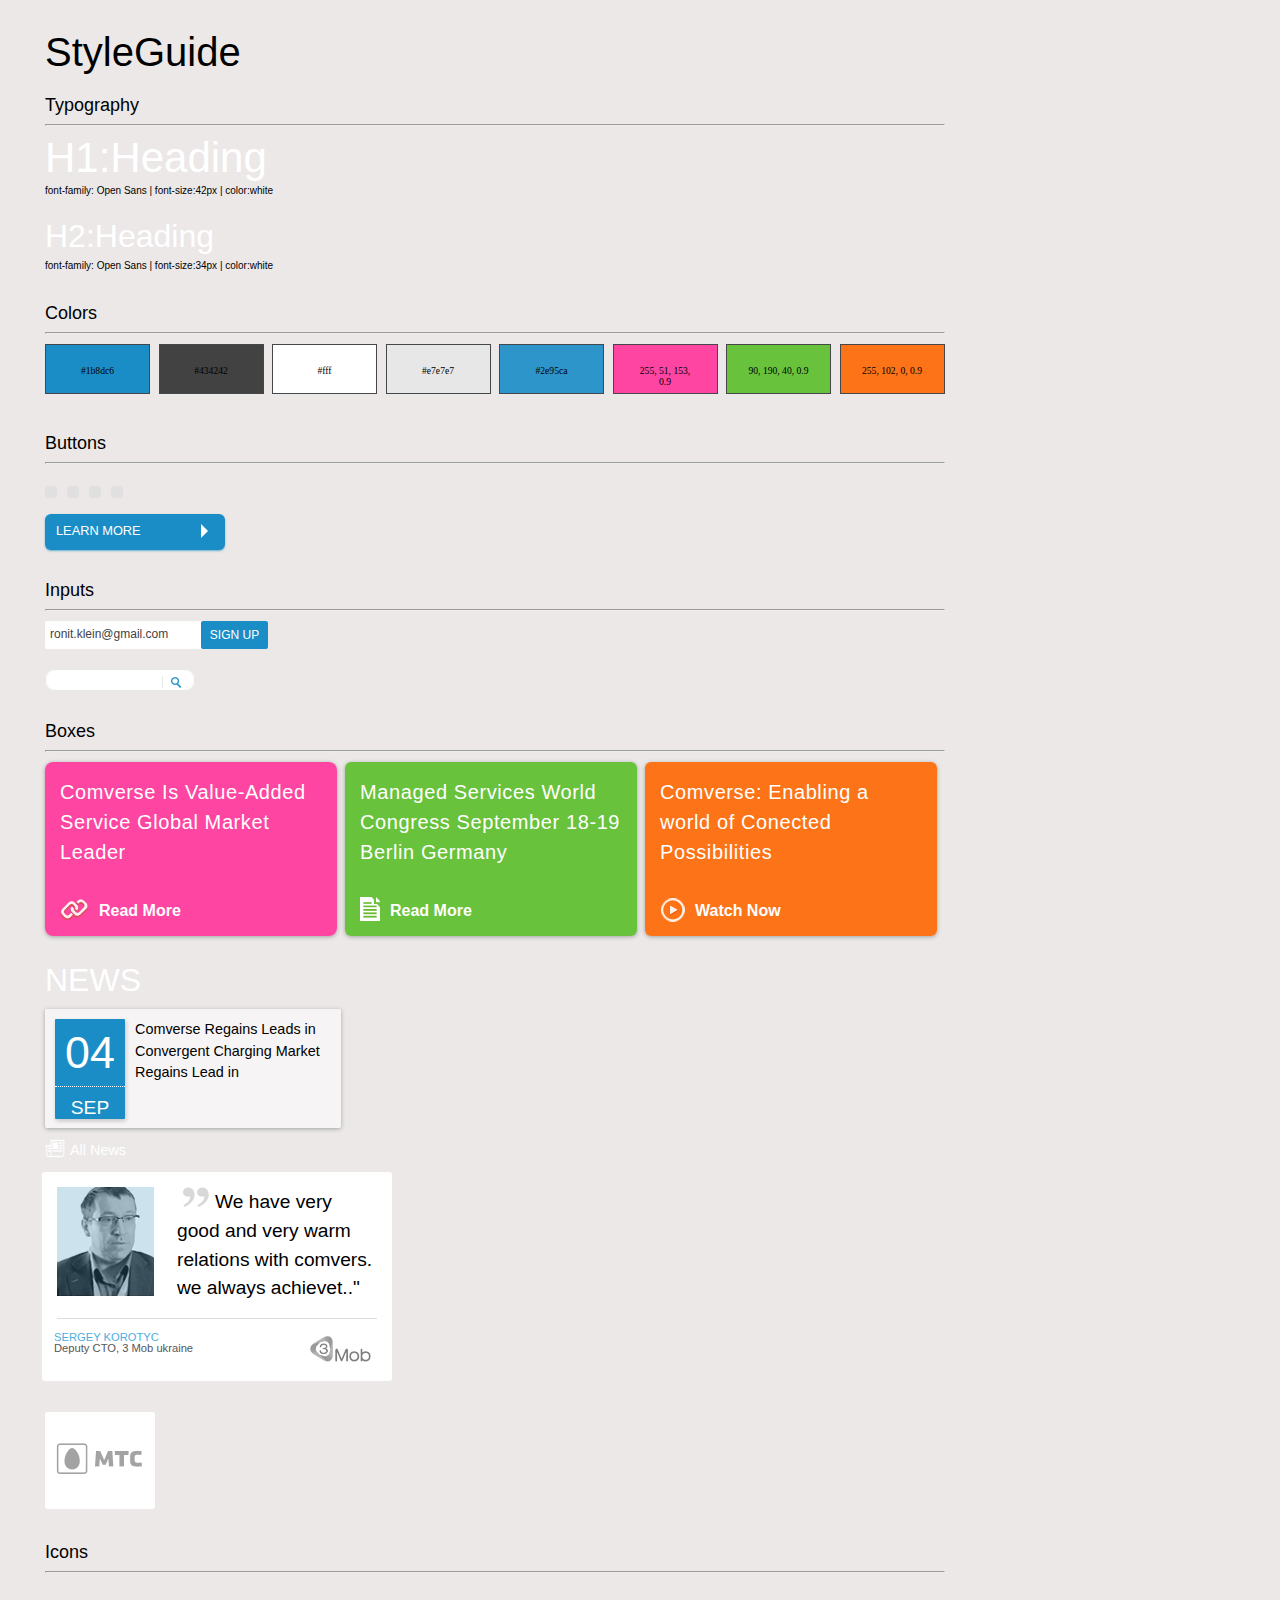
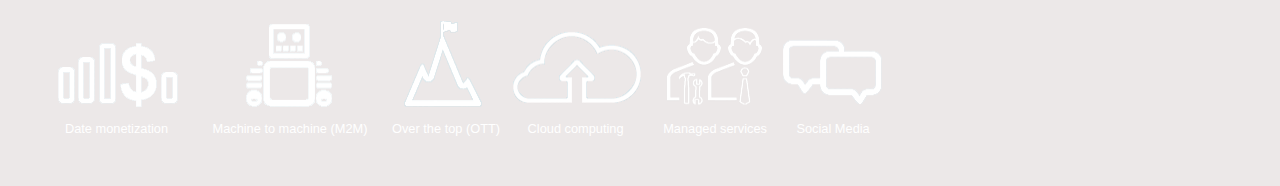
<file: style_guide.html>
<!DOCTYPE html>
<html lang="eng">
    <head>
        <meta charset="UTF-8">
        <title>style_guide</title>
        <link rel="stylesheet" href="css/style_guide.css">
    </head>
    <body class="clearfix">


        <section>
         <h4>StyleGuide</h4>

            <h5>Typography</h5>
            <hr>
            <div class="layout">
                <h1>H1:Heading</h1>
                <span>font-family: Open Sans | font-size:42px | color:white</span>
            </div>
            <div class="layout">
                <h2>H2:Heading</h2>
                <span>font-family:  Open Sans | font-size:34px | color:white</span>
            </div>
        </section>


         <section class="colors_position">
            <h5>Colors</h5>
            <hr width="100%">
             <div class="layout">
                <ul class="colors">
                    <li> #1b8dc6 </li>
                    <li> #434242 </li>
                    <li> #fff  </li>
                    <li> #e7e7e7 </li>
                    <li> #2e95ca </li>
                    <li> 255, 51, 153, 0.9 </li>
                    <li> 90, 190, 40, 0.9 </li>
                    <li> 255, 102, 0, 0.9 </li>
                </ul>
            </div>
        </section>

         <section>

            <h5>Buttons</h5>
            <hr >
            <div class="slide layout">
                <a href="#"></a>
                <a href="#"></a>
                <a href="#"></a>
                <a href="#"></a>
            </div>

                    <a href="#" class="btn-blue">LEARN MORE
                         <div class="trianlgle"></div>
                         </a>
        </section>

         <section>
            <h5>Inputs</h5>
            <hr>
            <div class="layout">
                <form action="http://getbootstrap.com/components/" method="GET">
                    <fieldset class="signup_wrapper">
                        <input type="text" id="signup" name="s" value="ronit.klein@gmail.com"/>
                         <input type="submit" class="btn_signup" value="SIGN UP" />
                   </fieldset>
                </form>
            </div>

            <div class="layout">
                <form action="#" method="GET">
                        <fieldset class="search_wrapper">
                            <input type="text" id="search" name="s" value="" />
                            <input type="submit" class="btn_search" value=""/>
                       </fieldset>
                </form>
            </div>

        </section>



        <section class="box">
            <h5>Boxes</h5>
            <hr>
            <div class="layout">
                <div class="box_pink"> 
                        <h2>Comverse Is Value-Added Service Global Market Leader</h2>
                         <p><img src="image/readmore1_icon.png" width=""height="" alt="readmore1_icon"><a href="#">Read More</a></p>
                    </div>

                    <div class="box_green"> 
                        <h2>Managed Services World Congress September 18-19 Berlin Germany</h2>
                         <p><img src="image/readmore2_icon.png" width=""height="" alt="readmore icon"><a href="#">Read More</a></p>
                    </div>

                    <div class="box_orange"> 
                        <h2>Comverse: Enabling a world of Conected Possibilities</h2>
                         <p><img src="image/watch_icon.png" width=""height="" alt="watch_icon"><a href="#">Watch Now</a></p>
                    </div>
            </div>

            <div class="layout box2">
               <ul class="events_list">
                    <li>
                        <h2>NEWS</h2>
                        <div class="wrapper_date">
                            <div class="date">
                                <p>04</p>
                                <p>SEP</p>
                            </div>   
                            <p class="details">Comverse Regains Leads in Convergent Charging Market Regains Lead in
                            </p>
                        </div>    
                        <p><img src="image/news_icon.png" width="20" height="20" alt="news icon">
                        <a href="#">All News</a></p>
                    </li>
                 <ul>   
            </div>

            <div class="layout box2">
               <ul class="success_list">
                    <li class="success_story">
                        <a href="#">
                            <figure>
                                <img src="image/sergey.png" alt="Sergey" width="97" height="109" >
                                <blockquote>
                                    <h3>We have very good and very warm relations with comvers. we always achievet.."
                                    </h3>
                                </blockquote>
                            </figure>
                            <figcaption>
                                    <cite>SERGEY KOROTYC</cite>
                                    <p>Deputy CTO, 3 Mob ukraine</p>
                            </figcaption>
                            <img src="image/mob_logo.png" alt="Mob logo" width="76" height="55">
                        </a>
                    </li>

                    <li>
                        <a href="#">
                            <figure class="success_logo1">
                               <img src="image/mtc_logo.png" alt="mtc_logo" width="89" height="75" >
                            </figure>
                        </a>
                    </li>
                 <ul>   
            </div>
        </section>

        <section class="solutions">
            <h5>Icons</h5>
            <hr>
            <div class="wrapper_solutions">
                <ul class="service">
                    <li>
                        <figure>
                            <img src="image/data_icon.png" alt="Date" width="143" height="86">
                        </figure>   
                        <p>Date monetization</p>
                    </li>
                    <li>
                        <figure>
                            <img src="image/machine_icon.png" alt="Date" width="200" height="86">
                        </figure>   
                        <p>Machine to machine (M2M)</p>
                    </li>

                    <li>
                        <figure>
                            <img src="image/ott_icon.png" alt="Date" width="98" height="86">
                        </figure>   
                        <p>Over the top (OTT)</p>
                    </li>

                    <li>
                        <figure>
                            <img src="image/cloud_icon.png" alt="Date" width="147" height="86">
                        </figure>   
                        <p>Cloud computing</p>
                    </li>

                    <li>
                        <figure>
                            <img src="image/manage_services_icon.png" alt="Date" width="128" height="86">
                        </figure> 
                        <p>Managed services</p>
                    </li>

                    <li>
                        <figure>
                            <img src="image/social_icon.png" alt="Date" width="104" height="86">
                        </figure>   
                        <p>Social Media</p>
                    </li>

                </ul>   

            </div>
                
        </section>



        
        
    </body>
</html>
</file>
<file: css/main.css>
html, body, div, span, applet, object, iframe,
h1, h2, h3, h4, h5, h6, p, blockquote, pre,
a, abbr, acronym, address, big, cite, code,
del, dfn, em, img, ins, kbd, q, s, samp,
small, strike, strong, sub, sup, tt, var,
b, u, i, center,
dl, dt, dd, ol, ul, li,
fieldset, form, label, legend,
table, caption, tbody, tfoot, thead, tr, th, td,
article, aside, canvas, details, embed, 
figure, figcaption, footer, header, hgroup, 
menu, nav, output, ruby, section, summary,
time, mark, audio, video {
	margin: 0;
	padding: 0;
	font-size: 100%;
	font: inherit;
	vertical-align: baseline;
}


ol, ul {
	list-style: none;
}


html {
	box-sizing: border-box;
}

*,
*:before,
*:after {
	box-sizing: border-box;
}


a:link, a:hover, a:active { 
	text-decoration: none;
 }

/* clearfix for floated elements */
.clearfix:before,
.clearfix:after {
    content: " "; /* 1 */
    display: table; /* 2 */
}

.clearfix:after {
    clear: both;
}


@import url(http://fonts.googleapis.com/css?family=Open+Sans);

/* typography */


h1 {	
	font-family: 'Open Sans', sans-serif;
	font-weight: lighter;
	color: white;
	font-size: 2.6em;
	line-height: 1;
}

h2 {	
	font-family: 'Open Sans', sans-serif;
	font-weight: lighter;
	color: white;
	font-size: 2em;
}

h1 span {	
	font-family: 'Open Sans', sans-serif;
	font-weight: bolder;
	color: white;
	font-size: 1em;
	line-height: 1;
}

/* header ------------------------------------>*/

header {
	background-color: #fff;
	box-shadow: 0px 3px 4px 0px rgba(0, 0, 0, 0.2);
	width: 100%;
  	height: 95px;
  	margin-top: 0;
	font-family: 'Open Sans', sans-serif;
	font-size: 0.8em;
	font-weight: lighter;
	color: #333;
	z-index: 50;
	position: fixed;
}

header a:hover,
nav a:hover 
{
	color: #4ea7d3;
}
.wrapper_header {
	width: 950px;
  	height: 90px;
  	margin: 0 auto;
  	position: relative;
  	padding-bottom: 30px;
  	margin-top: 5px;
}

.langauge {
	float: right;
	margin-right: 10px;
}

.login {
	float: right;
}

.wrapper_header > a img {
    float: left;
    margin-top: 10px;
}


.wrapper_header > nav {
    float: left;
    margin-top: 60px;
    margin-left: 100px;
}



.nav ul {
	list-style-type: none;
	margin: 0;
	padding: 0;
	z-index: 20;
}



.nav > li {
  float: left;
}

.nav li a {
	color: #333;
	display: block;
	text-align: center;
	line-height: 2;
	text-decoration: none;
	padding: 8px;
	height: 42px;
	font-family: 'Open Sans', sans-serif;	
	font-weight: lighter;
	font-size: 0.9em;
}

.nav li a:hover {
	color: #1b8dc6;
}




.nav > li:hover {
   	background: #fff;
   	border: 1px solid lightgray;
	border-bottom: 0;
	box-shadow: -5px 5px 2px rgba(0, 0, 0, 0.09);
}

.nav > li > ul {
	display: none;
	position: absolute;
	top: 98px;
	width: 950px;
	left: 50%;
	margin-left: -475px;
	background: #fff;
	box-shadow: -5px 5px 2px rgba(0, 0, 0, 0.09);
	height: 240px;
	padding-left: 20px;
	padding-top: 20px;
	border: 1px solid lightgray;
	border-top: 0;
}


.nav ul li a {
 	text-align: left;	
}

 
.nav ul img {
	right: 20px;
	top: 20px;
	position: absolute;
}

.nav ul li ul{
	top: 0;
    height: 22px;
   	left: 20px;
   	position: absolute;
}

.nav a+img {
	right: 350px;
	top: 20px;
	position: absolute;
}

 
.nav  li:hover ul {
  display: inline-block;
 
}

/* search ---> */

.search_wrapper {
	width: 150px; 
	height: 22px; 
	background-color: #fff; 
	border: 1px #e7e7e7 solid;
	border-radius: 10px;
	position: absolute;
	padding: 2px;
	float: left;
	margin-top: 60px;
	margin-left: 800px;
}

.search_wrapper input {
	border: none;
	outline: none;
} 

#search {
	background-color: transparent;
	width: 110px;
	height: 15px;
	position: absolute; 
	left: 10px;
}



#search + img {
	
	position: absolute; 
	right: 30px;
	top:0px;
}

.btn_search {
	background: transparent url(../image/search_blue.png) 0 0 no-repeat;
	width:18px;
	height:18px;
	position: absolute;
	right: 5px;
	cursor:pointer;
 
}





/* <---search */


/* <------------------------------------header*/

/* article ------------------------------------>*/

article {
 	background: url(../image/article_bg.jpg) no-repeat top center;
  	margin: 0;
  	z-index: 0;
  	background-attachment: fixed ;
  	margin-top: 95px;
  	background-size: cover;
  }

.wrapper_slide {
	width: 950px;
  	height: 546px;
  	margin: 0 auto;
  	padding-top: 57px;
  	position: relative;
}

.wrapper_slide p {
	font-family: 'Open Sans', sans-serif;	
	font-weight: lighter;
	color: white;
	font-size: 1em;
	line-height: 1.5;
	margin-top: 12px;
}

/* button ---> */

.btn-blue, 
.btn-blue:hover
{
	background-color: #1b8dc6;
    box-shadow: 0px 1px 2px 0px rgba(62, 157, 194, 0.75);
	width: 180px;
	height: 36px;
	position: absolute;
	border-radius: 6px;
	padding-left: 11px;
	border: 0;
	font-family: 'Open Sans', sans-serif;
	font-weight: lighter;
	font-size: 0.8em;
	color: #fff;
	text-align: left;
	margin-top: 60px;
	display: block;
	line-height: 2.7;


}

.btn-blue:hover {
	background-color: #3399cc;
}

.btn-blue div{
	display: inline-block;
}

.trianlgle { 
	height: 0;
	width: 0;
	border: solid 7px transparent;
	border-left-color: #fff;
	position: absolute; 
	right: 10px;
	top: 10px;
}

/* <---button */


/* slide button ---> */

.slide {
	position: absolute;
	top: 230px;

}

 .slide a {

	float: left;
	width: 12px;
	height: 12px;
	border-radius: 3px;
	background: #e0e0e0;
	margin-right: 10px;
}

.slide a:hover {
	width: 12px;
	height: 12px;
	border-radius: 2px;
	background: #2e95ca;
}
/* <---slide button */

/* boxes ---> */

.box_pink h2,
.box_green h2,
.box_orange h2
 {
	font-family: 'Open Sans', sans-serif;
	font-weight: lighter;
	font-size: 1.25em;
	line-height: 1.5;
	color: #fff;
	text-align: left;
	margin-bottom: 30px;
	letter-spacing: 0.03em;
 }

.wrapper_slide .box_pink a,
.wrapper_slide .box_green a,
.wrapper_slide .box_orange a
 {
	font-family: 'Open Sans', sans-serif;
	font-weight: bolder ;
	font-size: 1em;
	color: #fff;
	text-align: left;
	padding-left: 10px;
	position: absolute;
	top: 138px; 
}

.box_pink {
	width: 292px;
	height: 174px;
	border-radius: 8px;
	padding: 15px ;
	position: absolute;
	left: 0;
	top: 355px;
	background-color:  rgba(255, 51, 153, 0.8);
    box-shadow: 0px 1px 4px 0px #a2a2a2;
}

.box_green {
	width: 292px;
	height: 174px;
	border-radius: 6px;
	padding: 15px;
	position: absolute;
	top: 355px;
	left: 50%; 
 	margin-left: -146px;
	background-color: rgba(90, 190, 40, 0.8);
	box-shadow: 0px 1px 4px 0px #a2a2a2;
}


.box_orange {
	width: 292px;
	height: 174px;
	border-radius: 6px;
	padding: 15px ;
	position: absolute;
	right:0;
	top: 355px;
	background-color:  rgba(255, 102, 0, 0.8);
	box-shadow: 0px 1px 4px 0px #a2a2a2;
}

.box_orange:hover {
	background-color:  rgba(255, 102, 0, 1);
}

.box_pink:hover {
	background-color:  rgba(255, 51, 153, 1);
}

.box_green:hover {
	background-color: rgba(90, 190, 40, 1);
}




/* <---boxes */


/* <------------------------------------article*/


/* solutions ------------------------------------>*/

.solutions {
  	background-image: url(../image/blue_bg.png);
	background-size: cover;
	background-repeat: no-repeat;
  	margin: 0;
  }

.wrapper_solutions {
	width: 950px;
  	height: 406px;
  	padding-top: 60px;
  	margin: 0 auto;
  	position: relative;
}

.wrapper_solutions h1 {
	text-align: center;
}

.service {
	margin: 43px auto 0;
	width: 930px;
	position: relative;
}

.service li {
	float: left;
	width: 151px;
}

.service figure img {
    margin: 0 auto ;
}

.service p {
	font-family: 'Open Sans', sans-serif;
	font-weight: lighter;
	font-size: 0.8em;
	color: #fff; 
	text-align: center;
	margin-top:10px;
 }
 

.service li:first-child figure {
	width: 143px;
	height: 63px;
	background-image: url(../image/solution_icon_biz-analitics_hover.png);
}


.service li:nth-child(2) figure {
	width: 135px;
	height: 63px;
	background-image: url(../image/solution_icon_diti-cx_hover.png);
}


.service li:nth-child(3) figure {
	width: 142px;
	height: 63px;
	background-image: url(../image/solution_icon_smart-money_hover.png);
}

.service li:nth-child(4) figure {
	width: 131px;
	height: 63px;
	background-image: url(../image/solution_icon_optimize-efficnt_hover.png);
}

.service li:nth-child(5) figure {
	width: 151px;
	height: 63px;
	background-image: url(../image/solution_icon_personal_hover.png);
}

.service li:nth-child(6) figure {
	width: 128px;
	height: 63px;
	background-image: url(../image/solution_icon_biz-transform_hover.png);
}


.service figure img:hover {
    opacity: 0;
}



/* button ---> */

.wrapper_solutions .btn-blue,
.wrapper_solutions .btn-blue:hover  {
	background-color: #1b8dc6;
	box-shadow: 0px 1px 2px 0px rgba(62, 157, 194, 0.75);
	width: 180px;
	height: 36px;
	position: relative;
	border-radius: 6px;
	padding-left: 11px;
	border: 0;
	font-family: 'Open Sans', sans-serif;
	font-weight: lighter;
	font-size: 0.8em;
	color: #fff;
	text-align: left;
	left: 50%; 
	margin-left: -90px;
	margin-top: 220px;
	display: block;
	line-height: 2.7;
}

.wrapper_solutions .btn-blue:hover {
	background-color: #3399cc;	
}


.wrapper_solutions .btn-blue div {
	display: inline-block;
}

.wrapper_solutions .trianlgle { 
	height: 0;
	width: 0;
	border: solid 7px transparent;
	border-left-color: #fff;
	position: absolute; 
	right: 10px;
	top: 11px;
}

/* <---button */

/* <------------------------------------solutions*/

/* events ------------------------------------>*/


.events {
  	background-image: url(../image/news_and_events_bg.jpg);
	background-size: cover;
	background-repeat: no-repeat;
  	margin: 0;
  	box-shadow: 1px 2px 4px 0px rgba(0, 0, 0, 0.28);
  	z-index: 10;
  	background-attachment: fixed;

  }

.wrapper_events {
	width: 950px;
  	height: 456px;
  	padding-top: 60px;
  	margin: 0 auto;
}

.wrapper_events h1 {

	text-align: center;
}

.events_list {
  	margin: 80px auto 90px;
}

.events_list li:first-child {
	position: absolute;
	left: 0px;
}

.events_list li:nth-child(2) {
	width: 296px;
	position: absolute;
	left: 50%; 
	margin-left: -148px;
}

.events_list li:nth-child(3) {
	position: absolute;
	right: 0px;
}

.events_list li {
	display: inline-block;
}

.events_list h2 {
	margin-bottom: 10px;
}

/* events box ---> */

.events_list {
	list-style-type: none;
	position: relative;
}

.wrapper_date {
	background-color: rgba(255, 255, 255, 0.5);
	box-shadow: 0px 1px 4px 0px #a2a2a2;
	width: 296px;
	height: 119px;
	border-radius: 2px;
	padding: 10px;	
	margin-bottom: 10px; 
}

.wrapper_date:hover {
	background-color: rgba(255, 255, 255, 1);
}


.date {
	background-color: #1b8dc6;
	box-shadow: 1px 2px 4px 0px rgba(0, 0, 0, 0.2);
	width: 70px;
	height: 100px;
	position: absolute;
	border-radius: 1px;
	padding: 0px;
	margin-right: 10px;	
	color: #fff; 
	text-align: center;
	left: 10px;
}

.date :first-child {
	font-family: 'Open Sans', sans-serif;
	font-weight: lighter;
	font-size: 2.8em;
	border-bottom: 1px dotted #fff;
	padding: 8px;
	margin: 0px;
}

.date :nth-child(2) {
	font-family: 'Open Sans', sans-serif;
	font-weight: lighter;
	font-size: 1.2em;
	border-bottom: 0px;
	padding: 10px;	
}

.details {
	font-family: 'Open Sans', sans-serif;
	font-weight: lighter;
	font-size: 0.9em;
	color: #000; 
	margin: 0px;
	line-height: 1.5;
	left: 90px;
	position: absolute;
	text-align: left;
	padding-right: 5px;

}


.events_list .event_text {
	font-family: 'Open Sans', sans-serif;
	font-weight: lighter;
	font-size: 0.9em;
	color: #fff;
	text-align: left;
	text-decoration: none; 
 	position: absolute;
 	margin-left: 35px;
	top: 175px;
}


.events_list .news_img:hover p,
.events_list .event_img:hover p,
.events_list .press_img:hover p {
 	color: #000;
 }


.events_list .event_img:hover img,
.events_list .news_img:hover img,
.events_list .press_img:hover img   
 {
	opacity: 0;
  }


.news_img { 
	width: 24px;
	height: 19px;
	background-image: url(../image/eventListIconNews_hover.png);
	display: inline-block;
}


.event_img { 
	width: 19px;
	height: 22px;
	background-image: url(../image/eventListIconEvents_hover.png);
	display: inline-block;
}

.press_img { 
	width: 22px;
	height: 22px;
	background-image: url(../image/eventListIconPress_hover.png);
	display: inline-block;
}
 


  /* <---event box*/

  /* <------------------------------------events*/

/* succes stories ------------------------------------>*/

 aside {
	background-color: #ececec;
	width: 100%;
  	height: 550px;
  	margin: 0;
  	padding-top: 60px;
  	position: relative;
}

aside > h1 {
	font-family: 'Open Sans', sans-serif;
	font-weight: lighter;
	color: white;
	text-align: center;
	color: #575756;
}
	
.wrapper_success {
  	width: 950px;
  	height: 315px;
  	margin: 60px auto 0px;
  	position: relative;
}

.success_list li {
  display: inline-block;
}

.success_logo, 
.success_logo1,
.success_logo2
{
	background-color: #fff;
	border-radius: 3px;
	width: 110px;
	height: 97px;
	padding:10px;
}

.success_story,
.success_story3 {
	background-color: #fff;
	width: 350px;
	height: 209px;
	border-radius: 3px;
	padding: 15px;
	position: absolute;
	left: 0;
}

.success_story figure,
.success_story3 figure {
	position: absolute;
	width: 320px;
	height: 132px;
	margin-bottom: 0px;
	border-bottom: 1px solid #ddd ;
}

.success_story figure img,
.success_story3 figure img  {
	padding: 0px;
	color: #fff; 
	position: absolute;
	left: 0;
}

.success_story figure blockquote {
	padding: 0;
	color: #000; 
	text-align: left;
	font-family: 'Open Sans', sans-serif;
	font-weight: lighter;	
	font-size: 1.2em;
	line-height: 1.5;
	text-indent: 5px;
	position: absolute;
	left: 120px;
}

.success_story3 figure blockquote {
	padding: 0;
	color: #000; 
	text-align: left;
	font-family: 'Open Sans', sans-serif;
	font-weight: lighter;	
	font-size: 0.9em;
	line-height: 1.25;
	position: absolute;
	left: 120px;
}

.success_story figure blockquote :before {
	  content: url('../image/quotes.png');
	  padding-right: 5px;
}

.success_story figcaption,
.success_story3 figcaption {
	display: inline-block;
	position: absolute;
	left: 12px;
	margin-top: 145px;
	font-family: 'Open Sans', sans-serif;
	font-weight: lighter;	
	font-size: 0.7em;
	line-height: 1;
}

.success_story cite,
.success_story3 cite {
	color: #4eaddc; 
}

.success_story cite + p,
.success_story3 cite + p {
	color: #565656; 
}

.success_story figcaption + img,
.success_story3 figcaption + img {
	position: absolute;
	margin-top: 135px;
	right: 12px;
}


.success_story2 {
	background-color: #fff;
	list-style-type: none;
	width: 229px;
	height: 209px;
	border-radius: 3px;
	padding: 15px;
	position: absolute;
	right: 0;
	top: 0;
}

.success_story2 figure {
	position: absolute;
	width: 194px;
	height: 132px;
	margin-bottom: 0px;
	border-bottom: 1px solid #ddd ;
}

.success_story2 figure blockquote h3 {
	padding: 0;
	color: #000; 
	text-align: left;
	font-family: 'Open Sans', sans-serif;
	font-weight: lighter;
	font-size: 1.2em;
	font-weight: lighter;
	line-height: 1.5;
	text-indent: 5px;
}

.success_story2 figure blockquote :before {
	content: url('../image/quotes.png');
	padding-right: 5px;
}

.success_story2 figcaption {
	position: absolute;
	display: inline-block;
	left: 11px;
	margin-top: 148px;
	font-family: 'Open Sans', sans-serif;
	font-weight: lighter;		
	font-size: 0.8em;
}

.success_story2 cite {
	color: #4eaddc; 
}

.success_story2 cite + p {
	color: #565656; 
}

.success_story2 figcaption + img {
	position: absolute;
	right: 11px;
	margin-top: 135px;
}

.success_logo1 {
  	position: absolute;
  	top: 0;
  	left: 360px;
}

.success_logo2 {
  	position: absolute;
  	top: 0;
  	left: 480px;
}

.success_list :nth-child(4) {
  	position: absolute;
  	top: 0;
  	left: 600px;
}

.success_list :nth-child(6) {
  	position: absolute;
  	bottom: 0;
  	left: 0;
}

.success_list :nth-child(7) {
  	position: absolute;
  	bottom: 0;
  	left: 120px;
}

.success_list  :nth-child(8) {
  	position: absolute;
  	bottom: 0;
  	left: 240px;
}


.success_list :nth-child(9) {
  	position: absolute;
  	bottom: 0;
  	left: 360px;
}

.success_list :nth-child(10) {
  	position: absolute;
  	bottom: 0;
  	left: 720px;
}

.success_list :nth-child(11) {
  	position: absolute;
  	bottom: 0;
  	right: 0px;
}

  
.wrapper_success>.sec>.success_list li:hover {
	opacity: 0;
}


.wrapper_success>.sec>.success_list li {
 opacity: 1;
}


.wrapper_success>.sec>.success_list >.success_story{
 margin-top: -16px;
}
/* button ---> */


aside .btn-blue,
aside .btn-blue:hover {
	background-color: #1b8dc6;
	box-shadow: 0px 1px 2px 0px rgba(62, 157, 194, 0.75);
	width: 180px;
	height: 36px;
	padding: 10px;
	border-radius: 8px;
	border: 0;
	font-family: 'Open Sans', sans-serif;
	font-weight: lighter;
	font-size: 0.8em;
	color: #fff;
	text-align: left;
	left: 50%; 
	margin-left: -90px;
	line-height: 1.4;
	position: absolute;
	top: 275px;
}

aside .btn-blue:hover {
	background-color: #3399cc;
}


aside .btn-blue div {
	display: inline-block;
}

aside .trianlgle { 
	height: 0;
	width: 0;
	border: solid 7px transparent;
	border-left-color: #fff;
	position: absolute; 
	right: 10px;
	top: 10px;
}

/* <---button*/

/* <------------------------------------success stories*/

/* footer ------------------------------------>*/


footer {
	width: 100%;
	height: 322px;
	background-image: url(../image/footer_bg.png);
  	background-repeat: no-repeat;
  	margin-top: 0;
  	padding: 0;
}

.wrapper_footer {
  	width: 950px;
  	height: 322px;
  	margin: 0 auto ;
  	position: relative;
}

.wrapper_footer .contact {
	background-color: rgba(225, 225, 225, 0.2);
	width: 260px;
  	height: 322px;
  	top: 0;
  	right: 0;
  	position: absolute;
  	padding: 0 20px;
}

.wrapper_footer h4 {
	display: inline-block;
	color: #fff;
	font-size: 0.7em;
	font-family: 'Open Sans', sans-serif;
	font-weight: lighter;
	margin-top: 30px;	
}

 .footer_nav ul {
	margin: 60px 0 0 0;	
	display: inline-block;
}

.footer_nav a,
.footer_nav a:hover
 {
	color: #919191;
	font-size: 0.7em;
	line-height: 1.8;
	font-family: 'Open Sans', sans-serif;
	font-weight: lighter;

}

.footer_nav > h4,
.key
 {
	position: absolute;
	left: 0;
}

.key + h4,
.products
 {
	position: absolute;
	left: 267px;
}

.products + h4,
.company
 {
	position: absolute;
	left: 500px;
}

aside + p {
	position: absolute;
	bottom: 10px;
	font-size: 0.7em;
	color: #919191;
	font-family: 'Open Sans', sans-serif;
	font-weight: lighter;
}


aside + p > a
{
	color: #919191;
	
}

.contact h3 {
	color: #4ea7d3;
	font-size: 1em;
	font-family: 'Open Sans', sans-serif;
	font-weight: bolder;	
	text-align: center;
	margin-top: 30px;
}

 .blog + h3 {	
	margin-top: 20px;
}



/* blog box ---> */

.blog {
	width: 230px;
	height: 90px;
	border-radius: 1px;
	margin: 27px auto 0;
	position: relative;
	border-bottom: 1px solid #6a6a6a;
	padding-bottom: 20px
}

.date_blog {
	width: 70px;
	height: 70px;
	position: absolute;
	border-radius: 1px;
	padding: 0px;
	color: #eee; 
	text-align: center;
	left: 0;
}

.blog {
    font-family: 'Open Sans', sans-serif;
	font-weight: lighter;	
	text-align: center;
	color: #eee;
}

.date_blog :first-child {
	font-size: 2.7em;
}

.date_blog :nth-child(2) {
	font-size: 1.8em;
}

.details_blog {
	font-size: 16px;
	line-height: 26px;
	left: 70px;
	position: absolute;
	text-align: left;
}
/* <---blog box*/


/* signup ---> */

.signup_wrapper {
	width:223px; 
	height:28px; 
	background-color: #fff; 
	border-radius: 2px;
	position: relative;
	padding: 0;
	border: none;
	margin-top:20px;
}

.signup_wrapper input {
	border: none;
	outline: none;
} 

#signup {
	background-color: #fff;
	width: 153px;
	height: 18px;
	position: absolute; 
	left: 3px;
	border-radius: 2px;
	color: #fff;
	font-family: 'Open Sans', sans-serif;
	font-weight: lighter;
	font-size: 0.6em;
	line-height: 1.5;
	color: #434242;
	text-align: left;
	margin-top: 5px;
}

.btn_signup {
	background-color: #1b8dc6;
	width: 67px;
	height: 28px;
	position: absolute;
	border-radius: 2px;
	right: 0;
	color: #fff;
	font-family: 'Open Sans', sans-serif;
	font-weight: lighter;
	font-size: 0.7em;
	line-height: 2.3;
	text-align: center;
	font-weight: lighter;
	border: none;
	cursor: pointer;
}

/* <--- signup*/

.social_icons li { 
	float: left;
	margin-right: 10px;
	margin-top: 38px;
}

.social_icons :first-child a { 
	width: 22px;
	height: 22px;
	background-image:  url(../image/socialMenuIcon-youtube_hover.png);
	display: block;
}

.social_icons :nth-child(2) a { 
	width: 22px;
	height: 22px;
	background-image:  url(../image/socialMenuIcon-twitter_hover.png);
	display: block;
}

.social_icons :nth-child(3) a { 
	width: 22px;
	height: 22px;
	background-image:  url(../image/socialMenuIcon-linkdin_hover.png);
	display: block;
}



.social_icons li:hover img { 
	opacity: 0;
}

/* <------------------------------------footer*/
</file>
<file: css/style_guide.css>
html, body, div, span, applet, object, iframe,
h1, h2, h3, h4, h5, h6, p, blockquote, pre,
a, abbr, acronym, address, big, cite, code,
del, dfn, em, img, ins, kbd, q, s, samp,
small, strike, strong, sub, sup, tt, var,
b, u, i, center,
dl, dt, dd, ol, ul, li,
fieldset, form, label, legend,
table, caption, tbody, tfoot, thead, tr, th, td,
article, aside, canvas, details, embed, 
figure, figcaption, footer, header, hgroup, 
menu, nav, output, ruby, section, summary,
time, mark, audio, video {
	margin: 0;
	padding: 0;
	font-size: 100%;
	font: inherit;
	vertical-align: baseline;
}


ol, ul {
	list-style: none;
}


html {
	box-sizing: border-box;
}

*,
*:before,
*:after {
	box-sizing: border-box;
}


a:link, a:hover, a:active { 
	text-decoration: none;
 }

/* clearfix for floated elements */
.clearfix:before,
.clearfix:after {
    content: " "; /* 1 */
    display: table; /* 2 */
}

.clearfix:after {
    clear: both;
}


@import url(http://fonts.googleapis.com/css?family=Open+Sans);

/* typography */

/* /////////////////////styleguide layout///////////////// */

body {
	background-color: #ece8e8;
}

section {
	margin-left: 45px;
	width: 600px;
	min-height: 100px;
	margin-bottom: 30px;
}

span {
	color: black;
	font-family: 'Helvetica Neue', Helvetica, Arial, sans-serif;
	font-size: 10px;
	font-weight: lighter;
	margin-bottom: 30px;
}


.layout{
	margin-bottom: 20px;
	margin-top: 20px;
	width: 300px;
	max-height: 300px;
}


hr {
	width: 900px;
	background-color: #d1d3d4;
	float: left;
	margin-bottom: 10px;
}

h5 {
	font-family: 'Helvetica Neue', Helvetica, Arial, sans-serif;
	font-size: 18px;
	font-weight: lighter;
	clear:both;
}

h4 {
	font-family: 'Helvetica Neue', Helvetica, Arial, sans-serif;
	font-size: 40px;
	font-weight: lighter;
	margin-bottom: 20px;
	margin-top: 30px;
}

/* /////////////////////styleguide layout///////////////// */




/* ////////////////////////component///////////////////// */

/* typography */

h1 {	
	font-family: 'Open Sans', sans-serif;
	font-weight: lighter;
	color: white;
	font-size: 42px;
	line-height: 44px;
}

h2 {	
	font-family: 'Open Sans', sans-serif;
	font-weight: lighter;
	color: white;
	font-size: 32px;
}

h1 span {	
	font-family: 'Open Sans', sans-serif;
	font-weight: bolder;
	color: white;
	font-size: 42px;
	line-height: 44px;
}

  /* colors */

.colors {
	list-style-type: none;
	position: absolute;
}

.colors li {
	width: 105px;
	height: 50px;
	font-size: 0.6em;
	text-align: center;
	float: left;
	margin-right: 8.5px;
	border: 1px #46474A solid;
	padding: 20px

}

.colors li:first-child {
	background-color: #1b8dc6;
}

.colors li:nth-child(2) {
	background-color: #434242;
}

.colors li:nth-child(3) {
	background-color: #fff;
}

.colors li:nth-child(4) {
	background-color: #e7e7e7;
}

.colors li:nth-child(5) {
	background-color: #2e95ca;
}

.colors li:nth-child(6) {
	background-color: rgba(255, 51, 153, 0.9);
}

.colors li:nth-child(7) {
	background-color: rgba(90, 190, 40, 0.9);
}

.colors li:nth-child(8) {
	background-color: rgba(255, 102, 0, 0.9);
}

  /* <---colors*/

  
/* slide button ---> */

.slide {
	position: relative;
	margin: 0 0 60px;

}

.slide a {

	float: left;
	width: 12px;
	height: 12px;
	border-radius: 3px;
	background: #e0e0e0;
	margin-top: 12px;
	margin-right: 10px;
}

.slide a:hover {
	width: 12px;
	height: 12px;
	border-radius: 2px;
	background: #2e95ca;
}
/* <---slide button */



/* button ---> */

.btn-blue, 
.btn-blue:hover
{	color: white;
	background-color: #1b8dc6;
    box-shadow: 0px 1px 2px 0px rgba(62, 157, 194, 0.75);
	width: 180px;
	height: 36px;
	position: relative;
	border-radius: 6px;
	padding-left: 11px;
	border: 0;
	font-family: 'Open Sans', sans-serif;
	font-weight: lighter;
	font-size: 0.8em;
	text-align: left;
	margin-top: 20px;
	display: block;
	line-height: 2.7;
}

.btn-blue:hover {
	background-color: #3399cc;
}

.btn-blue div{
	display: inline-block;
}

.trianlgle { 
	height: 0;
	width: 0;
	border: solid 7px transparent;
	border-left-color: #fff;
	position: absolute; 
	right: 10px;
	top: 10px;
}

/* <---button */


/* inputs */

/* sign up ---> */

.signup_wrapper {
	width:223px; 
	height:28px; 
	background-color: #fff; 
	border-radius: 2px;
	position: relative;
	padding: 0;
	border: none;
	margin-top: 20px;
}

.signup_wrapper input {
	border: none;
} 

#signup {
	background-color: #fff;
	width: 153px;
	height: 18px;
	position: absolute; 
	left: 3px;
	border-radius: 2px;
	color: #fff;
	font-family: 'Open Sans', sans-serif;
	font-size: 12px;
	color: #434242;
	text-align: left;
	margin-top: 4px;
}

.btn_signup {
	background-color: #1b8dc6;
	width: 67px;
	height: 28px;
	position: absolute;
	border-radius: 2px;
	right: 0;
	color: #fff;
	font-family: 'Open Sans', sans-serif;;
	font-size: 12px;
	color: #fff;
	text-align: center;
	font-weight: lighter;
	border: none;
}
/* <---signup */

/* search ---> */

.search_wrapper {
	width: 150px; 
	height: 22px; 
	background-color: #fff; 
	border: 1px #e7e7e7 solid;
	border-radius: 10px;
	padding: 2px;
 }

.search_wrapper input {
	border: none;
} 

#search {
	background-color: transparent;
	width: 115px;
	height: 12px;
	left: -5px;
	border-right: 1px #e7e7e7 solid;
 }

.btn_search {
	background: transparent url(../image/search_blue.png) 0 0 no-repeat;
	width:18px;
	height:18px;
	right: 5px;
}

/* <---search */




/* icons --->*/
.solutions {
	margin-top: 280px;
}

 


 

.wrapper_solutions h1 {
	text-align: center;
}

.service {
	margin: 43px auto 0;
	width: 850px;
	position: relative;
}

.service li {
	float: left;
}

.service li:nth-child(-n+5) {
	margin-right: 2px;
}

.service figure  {
  	margin: 15px auto 10px;
}

.service p {
	font-family: 'Open Sans', sans-serif;
	font-weight: lighter;
	font-size: 0.8em;
	color: #fff; 
	text-align: center;
	margin-bottom: 50px;
}
 

/* button ---> */

.wrapper_solutions .btn-blue,
.wrapper_solutions .btn-blue:hover  {
	background-color: #1b8dc6;
	box-shadow: 0px 1px 2px 0px rgba(62, 157, 194, 0.75);
	width: 180px;
	height: 36px;
	position: relative;
	border-radius: 6px;
	padding-left: 11px;
	border: 0;
	font-family: 'Open Sans', sans-serif;
	font-weight: lighter;
	font-size: 0.8em;
	color: #fff;
	text-align: left;
	left: 50%; 
	margin-left: -90px;
	margin-top: 220px;
	display: block;
	line-height: 2.7;
}

.wrapper_solutions .btn-blue:hover {
	background-color: #3399cc;	
}


.wrapper_solutions .btn-blue div {
	display: inline-block;
}

.wrapper_solutions .trianlgle { 
	height: 0;
	width: 0;
	border: solid 7px transparent;
	border-left-color: #fff;
	position: absolute; 
	right: 10px;
	top: 11px;
}

/* icons ---> */



/* boxes ---> */
.box_pink {
	width: 292px;
	height: 174px;
	border-radius: 8px;
	padding: 15px ;
	position: absolute;
	background-color:  rgba(255, 51, 153, 0.9);
    box-shadow: 0px 1px 4px 0px #a2a2a2;
}

.box_green {
	width: 292px;
	height: 174px;
	border-radius: 6px;
	padding: 15px;
	position: absolute;
	background-color: rgba(90, 190, 40, 0.9);
	box-shadow: 0px 1px 4px 0px #a2a2a2;
	margin-left: 300px;

}

.box_orange {
	width: 292px;
	height: 174px;
	border-radius: 6px;
	padding: 15px ;
	position: absolute;
	background-color:  rgba(255, 102, 0, 0.9);
	box-shadow: 0px 1px 4px 0px #a2a2a2;
	margin-left: 600px;


}

.box_pink h2,
.box_green h2,
.box_orange h2
 {
	font-family: 'Open Sans', sans-serif;
	font-weight: lighter;
	font-size: 1.25em;
	line-height: 1.5;
	color: #fff;
	text-align: left;
	margin-bottom: 30px;
	letter-spacing: 0.03em;
 }

.layout .box_pink a,
.layout .box_green a,
.layout .box_orange a
 {
	font-family: 'Open Sans', sans-serif;
	font-weight: bolder ;
	font-size: 1em;
	color: #fff;
	text-align: left;
	padding-left: 10px;
	position: absolute;
	top: 140px; 
}



.box2 {

	margin-top: 220px;
}
/* events box ---> */


.events {
  	background-image: url(../image/news_and_events_bg.jpg);
	background-size: cover;
	background-repeat: no-repeat;
  	margin: 0;
  	box-shadow: 1px 2px 4px 0px rgba(0, 0, 0, 0.28);
  	z-index: 10;

  }

.wrapper_events h1 {

	text-align: center;
	margin-top: 20px;
}


.events_list li:first-child {
	position: absolute;
	left: 0px;
}

.events_list li {
	display: inline-block;
}

.events_list h2 {
	margin-bottom: 10px;
}


.events_list {
	list-style-type: none;
	position: relative;
}

.wrapper_date {
	background-color: rgba(255, 255, 255, 0.5);
	box-shadow: 0px 1px 4px 0px #a2a2a2;
	width: 296px;
	height: 119px;
	border-radius: 2px;
	padding: 10px;	
	margin-bottom: 10px; 
}

.date {
	background-color: #1b8dc6;
	box-shadow: 1px 2px 4px 0px rgba(0, 0, 0, 0.2);
	width: 70px;
	height: 100px;
	position: absolute;
	border-radius: 1px;
	padding: 0px;
	margin-right: 10px;	
	color: #fff; 
	text-align: center;
	left: 10px;
}

.date :first-child {
	font-family: 'Open Sans', sans-serif;
	font-weight: lighter;
	font-size: 2.8em;
	border-bottom: 1px dotted #fff;
	padding: 8px;
	margin: 0px;
}

.date :nth-child(2) {
	font-family: 'Open Sans', sans-serif;
	font-weight: lighter;
	font-size: 1.2em;
	border-bottom: 0px;
	padding: 10px;	
}

.details {
	font-family: 'Open Sans', sans-serif;
	font-weight: lighter;
	font-size: 0.9em;
	color: #000; 
	margin: 0px;
	line-height: 1.5;
	left: 90px;
	position: absolute;
	text-align: left;
	padding-right: 5px;

}

.events_list a {
	font-family: 'Open Sans', sans-serif;
	font-weight: lighter;
	font-size: 0.9em;
	color: #fff;
	text-align: left;
	text-decoration: none; 
	padding-left: 5px;
	margin-top: 4px;
	position: absolute;
}

  /* <---event box*/




/* succes box ---> */
/* succes stories ------------------------------------>*/


	


.success_list li {
  display: inline-block;
}

.success_logo, 
.success_logo1
{
	background-color: #fff;
	border-radius: 3px;
	width: 110px;
	height: 97px;
	padding:10px;
}

.success_story {
	background-color: #fff;
	width: 350px;
	height: 209px;
	border-radius: 3px;
	padding: 15px;
	position: absolute;
	left: 42px;
	margin-top: 210px;
}

.success_story figure {
	position: absolute;
	width: 320px;
	height: 132px;
	margin-bottom: 0px;
	border-bottom: 1px solid #ddd ;
}

.success_story figure img
 {
	padding: 0px;
	color: #fff; 
	position: absolute;
	left: 0;
}

.success_story figure blockquote {
	padding: 0;
	color: #000; 
	text-align: left;
	font-family: 'Open Sans', sans-serif;
	font-weight: lighter;	
	font-size: 1.2em;
	line-height: 1.5;
	text-indent: 5px;
	position: absolute;
	left: 120px;
}


.success_story figure blockquote :before {
	  content: url('../image/quotes.png');
	  padding-right: 5px;
}

.success_story figcaption {
	display: inline-block;
	position: absolute;
	left: 12px;
	margin-top: 145px;
	font-family: 'Open Sans', sans-serif;
	font-weight: lighter;	
	font-size: 0.7em;
	line-height: 1;
}

.success_story cite {
	color: #4eaddc; 
}

.success_story cite + p {
	color: #565656; 
}

.success_story figcaption + img
 {
	position: absolute;
	margin-top: 135px;
	right: 12px;
}



.success_logo1 {
	margin-top: 450px;
}


/* <---success box*/


.icon {
	top: 1320px;
	left: 0px;
	position: absolute;
}

b
</file>
